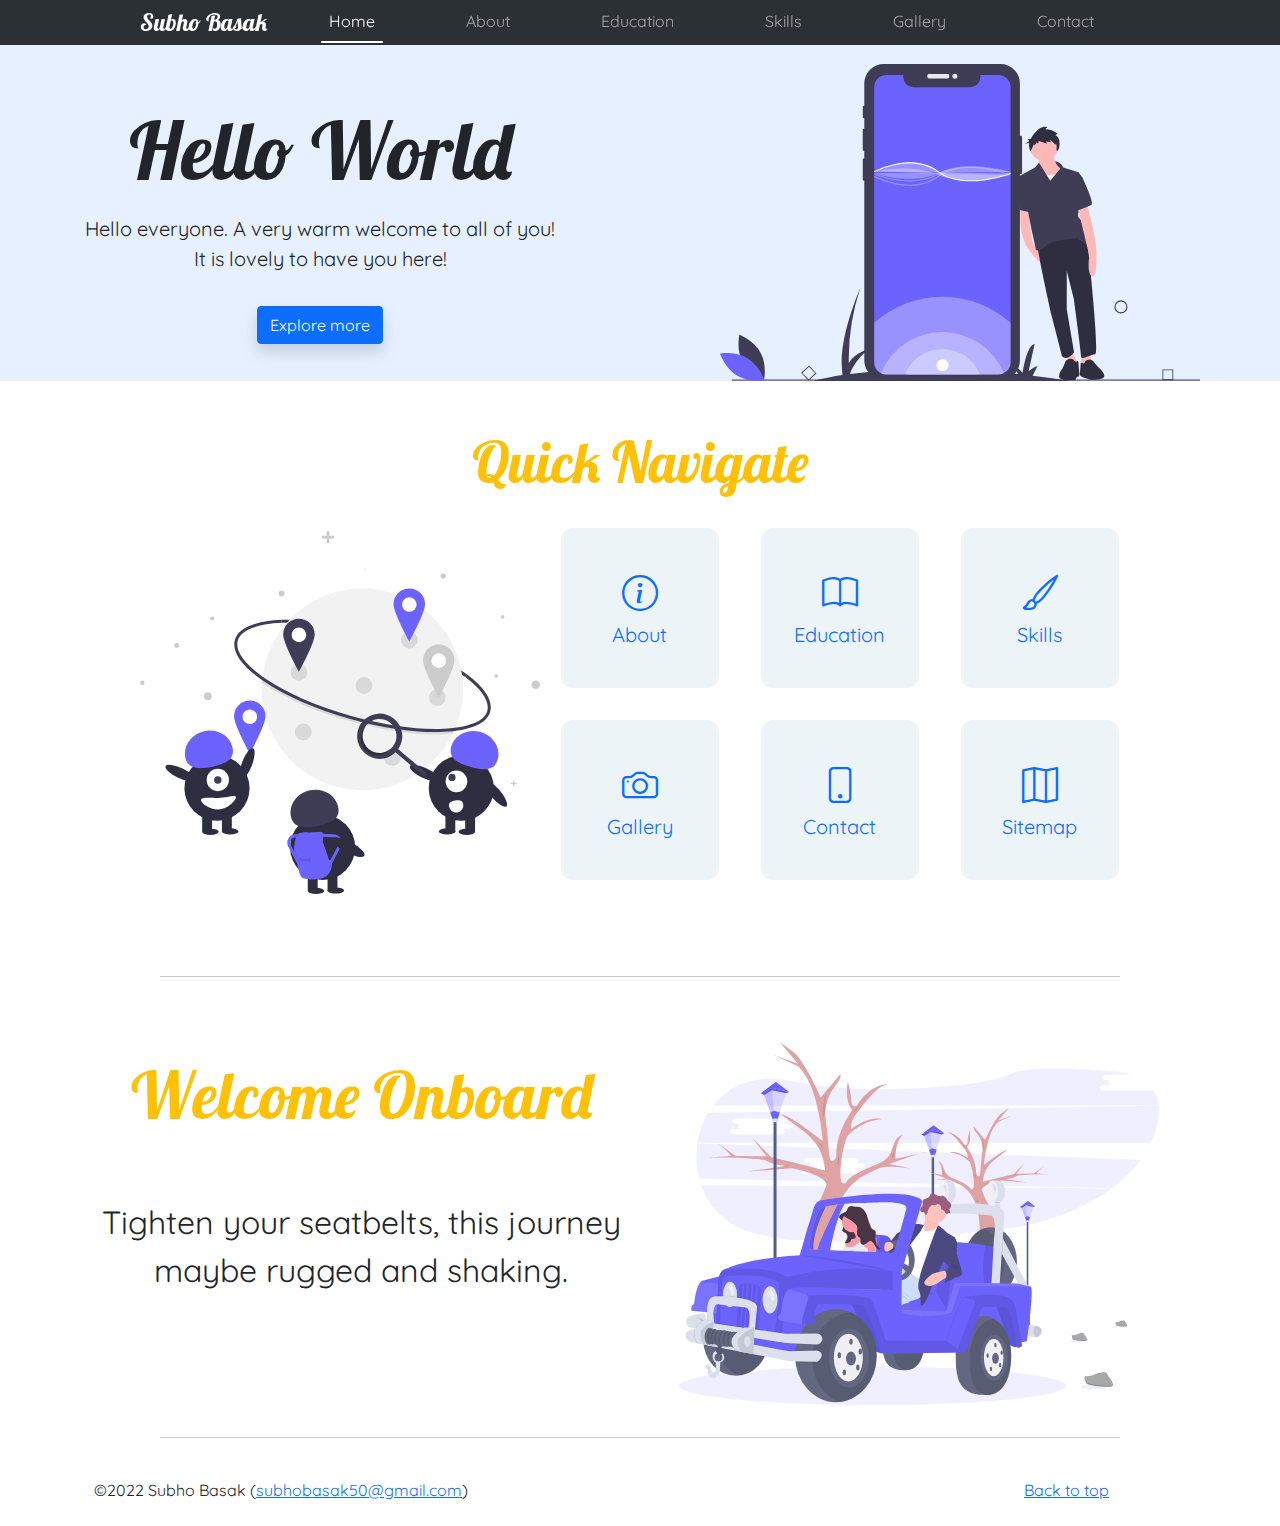
<file: index.html>
<!DOCTYPE html>
<html lang="en">
<head>
    <meta charset="UTF-8">
    <meta http-equiv="X-UA-Compatible" content="IE=edge">
    <meta name="viewport" content="width=device-width, initial-scale=1.0">
    <meta name="theme-color" content="#212529" />
    <meta name="description"
        content="Subho Basak || Home || Index || Hello everyone. A very warm welcome to all of you! It is lovely to have you here!">
    <meta name="robots" content="index, follow">
    <meta name="keywords"
        content="Subho, Basak, Dhatrigram, Dr.Professor, Programmer, Coder, SKFGI, Website, Index, Homepage, Site, Page, Portfolio">
    <meta name="author" content="Subho Basak, subhobasak50@gmail.com">
    <title>Home | Subho Basak</title>

    <link rel="manifest" href="manifest.json" />
    <link rel="manifest" href="manifest.json" />
    <link rel="shortcut icon" href="images/favicon.ico" />
    <link href="css/bootstrap.min.css" rel="stylesheet" />
    <link href="css/style.css" rel="stylesheet" />

    <link rel="canonical" href="https://subhobasak.github.io/SubhoBasak/" />

    <!-- Global site tag (gtag.js) - Google Analytics -->
    <script async src="https://www.googletagmanager.com/gtag/js?id=G-83SDRFN1PV"></script>
    <script>
        window.dataLayer = window.dataLayer || [];
        function gtag() { dataLayer.push(arguments); }
        gtag('js', new Date());

        gtag('config', 'G-83SDRFN1PV');
    </script>
</head>
<body>
    <!-- navbar -->
    <nav class="navbar fixed-top navbar-expand-md navbar-dark bg-dark py-0 px-3">
        <div class="container d-flex">
            <a class="navbar-brand" href="/SubhoBasak">Subho Basak</a>
            <button class="navbar-toggler" type="button" data-bs-toggle="offcanvas" data-bs-target="#offcanvasExample"
                aria-controls="offcanvasExample">
                <i class="bi bi-grid"></i>
            </button>
            <div class="collapse navbar-collapse">
                <ul class="navbar-nav flex-grow-1 d-flex justify-content-around">
                    <li class="nav-item">
                        <a class="nav-link active" aria-current="page" href="/SubhoBasak">Home</a>
                    </li>
                    <li class="nav-item">
                        <a class="nav-link" href="about.html">About</a>
                    </li>
                    <li class="nav-item">
                        <a class="nav-link" href="education.html">Education</a>
                    </li>
                    <li class="nav-item">
                        <a class="nav-link" href="skills.html">Skills</a>
                    </li>
                    <li class="nav-item">
                        <a class="nav-link" href="gallery.html">Gallery</a>
                    </li>
                    <li class="nav-item">
                        <a class="nav-link" href="contact.html">Contact</a>
                    </li>
                </ul>
            </div>
        </div>
    </nav>
    <!-- end navbar -->
    
    <!-- offcanvas -->
    <div class="offcanvas offcanvas-start w-75" tabindex="-1" id="offcanvasExample" aria-labelledby="offcanvasExampleLabel">
        <ul class="list-group list-group-flush">
            <li class="list-group-item">
                <a class="nav-link active" href="/SubhoBasak"><i class="bi bi-house me-2"></i>Home</a>
            </li>
            <li class="list-group-item">
                <a class="nav-link" href="about.html"><i class="bi bi-info-circle me-2"></i>About</a>
            </li>
            <li class="list-group-item">
                <a class="nav-link" href="education.html"><i class="bi bi-book me-2"></i>Education</a>
            </li>
            <li class="list-group-item">
                <a class="nav-link" href="skills.html"><i class="bi bi-brush me-2"></i>Skills</a>
            </li>
            <li class="list-group-item">
                <a class="nav-link" href="gallery.html"><i class="bi bi-camera me-2"></i>Gallery</a>
            </li>
            <li class="list-group-item">
                <a class="nav-link" href="contact.html"><i class="bi bi-phone me-2"></i>Contact</a>
            </li>
        </ul>
    </div>
    <!-- end offcanvas -->

    <!-- top banner -->
    <div class="row w-100 m-0 p-0 pt-5 bg-primary top-bg">
        <div class="mt-3 col-lg-6 col-md-6 col-sm-12 m-0 p-0 d-flex justify-content-center align-items-center flex-column">
            <h1 class="display-1 mt-3 mb-0">Hello World</h1>
            <p class="w-75 text-center fs-5 mt-3">Hello everyone. A very warm welcome to all of you! It is lovely to have you here!</p>
            <a href="about.html" class="btn btn-primary my-3 shadow">Explore more</a>
        </div>
        <div class="mt-3 col-lg-6 col-md-6 col-sm-12 m-0 p-0 d-flex justify-content-around align-items-center">
            <img src="svgs/welcome.svg" class="top-img" />
        </div>
    </div>
    <!-- end top banner -->

    <!-- quick navigate -->
    <h2 class="w-100 text-center display-4 mb-3 mt-5 text-warning">Quick Navigate</h2>
    <div class="shortcut-container py-3">
        <img src="svgs/direction.svg" class="shortcut-img mb-3" alt="shortcuts" />
        <div class="row w-100 m-0 p-0">
            <div class="col-lg-4 col-md-6 col-sm-12 d-flex flex-column justify-content-center align-items-center">
                <a data-bs-toggle="tooltip" data-bs-placement="top" title="❤️About myself. My likes and dislikes, my goals and achivements. 😁"
                 class="short-cut-link d-flex flex-column justify-content-center align-items-center" href="about.html">
                    <i class="bi bi-info-circle"></i>
                    About
                </a>
            </div>
            <div class="col-lg-4 col-md-6 col-sm-12 d-flex flex-column justify-content-center align-items-center">
                <a data-bs-toggle="tooltip" data-bs-placement="top" title="🧡My educational and learning journey, academic and also non-academic. 😄"
                 class="short-cut-link d-flex flex-column justify-content-center align-items-center" href="education.html">
                    <i class="bi bi-book"></i>
                    Education
                </a>
            </div>
            <div class="col-lg-4 col-md-6 col-sm-12 d-flex flex-column justify-content-center align-items-center">
                <a data-bs-toggle="tooltip" data-bs-placement="top" title="💛All the skill that define and shape me, give me an unique identity. 😋"
                 class="short-cut-link d-flex flex-column justify-content-center align-items-center" href="skills.html">
                    <i class="bi bi-brush"></i>
                    Skills
                </a>
            </div>
            <div class="col-lg-4 col-md-6 col-sm-12 d-flex flex-column justify-content-center align-items-center">
                <a data-bs-toggle="tooltip" data-bs-placement="top" title="💚My closest and sweet memories, my strength and also my spine. 🥰"
                 class="short-cut-link d-flex flex-column justify-content-center align-items-center" href="gallery.html">
                    <i class="bi bi-camera"></i>
                    Gallery
                </a>
            </div>
            <div class="col-lg-4 col-md-6 col-sm-12 d-flex flex-column justify-content-center align-items-center">
                <a data-bs-toggle="tooltip" data-bs-placement="top" title="💙Contact me on voice call or over email, hang out with me on social media and my address. 🤗"
                 class="short-cut-link d-flex flex-column justify-content-center align-items-center" href="contact.html">
                    <i class="bi bi-phone"></i>
                    Contact
                </a>
            </div>
            <div class="col-lg-4 col-md-6 col-sm-12 d-flex flex-column justify-content-center align-items-center">
                <a data-bs-toggle="tooltip" data-bs-placement="top" title="💜A complete roadmap of the website to help you from lost over there. 😉"
                 class="short-cut-link d-flex flex-column justify-content-center align-items-center" href="sitemap.html">
                    <i class="bi bi-map"></i>
                    Sitemap
                </a>
            </div>
        </div>
    </div>
    <!-- end quick navigate -->

    <hr class="w-75 mx-auto my-5" />

    <!-- onboard -->
    <div class="half-banner container py-3">
        <div class="row w-100 m-0 p-0">
            <div class="col-lg-6 col-md-6 col-sm-12 d-flex flex-column align-items-center">
                <h3 class="display-3 w-100 text-warning my-3 text-center">Welcome Onboard</h3>
                <p class="fs-2 text-center my-5">Tighten your seatbelts, this journey maybe rugged and shaking.</p>
            </div>
            <div class="col-lg-6 col-md-6 col-sm-12 d-flex justify-content-center">
                <img src="svgs/journey.svg" alt="welcome-onboard" />
            </div>
        </div>
    </div>
    <!-- end onboard -->

    <hr class="w-75 mx-auto" />

    <!-- footer -->
    <footer>
        <div class="container py-3">
            <div class="row w-100 m-0 p-0">
                <div class="col-lg-10 col-md-8 col-sm-12 py-2">
                    ©2022 Subho Basak (<a href="mailto:subhobasak50@gmail.com">subhobasak50@gmail.com</a>)
                </div>
                <div class="col-lg-2 col-md-4 col-sm-12 py-2">
                    <a href="#" id="back-to-top">Back to top</a>
                </div>
            </div>
        </div>
    </footer>
    <!-- end footer -->

    <script src="js/bootstrap.bundle.min.js"></script>
    <script src="js/script.js"></script>
    <script>
        if ('serviceWorker' in navigator) {
            window.addEventListener('load', function () {
                navigator.serviceWorker.register('serviceWorker.js').then(function (registration) {
                    console.log('Worker registration successful', registration.scope);
                }, function (err) {
                    console.log('Worker registration failed', err);
                }).catch(function (err) {
                    console.log(err);
                });
            });
        } else {
            console.log('Service Worker is not supported by browser.');
        }
    </script>
</body>
</html>
</file>
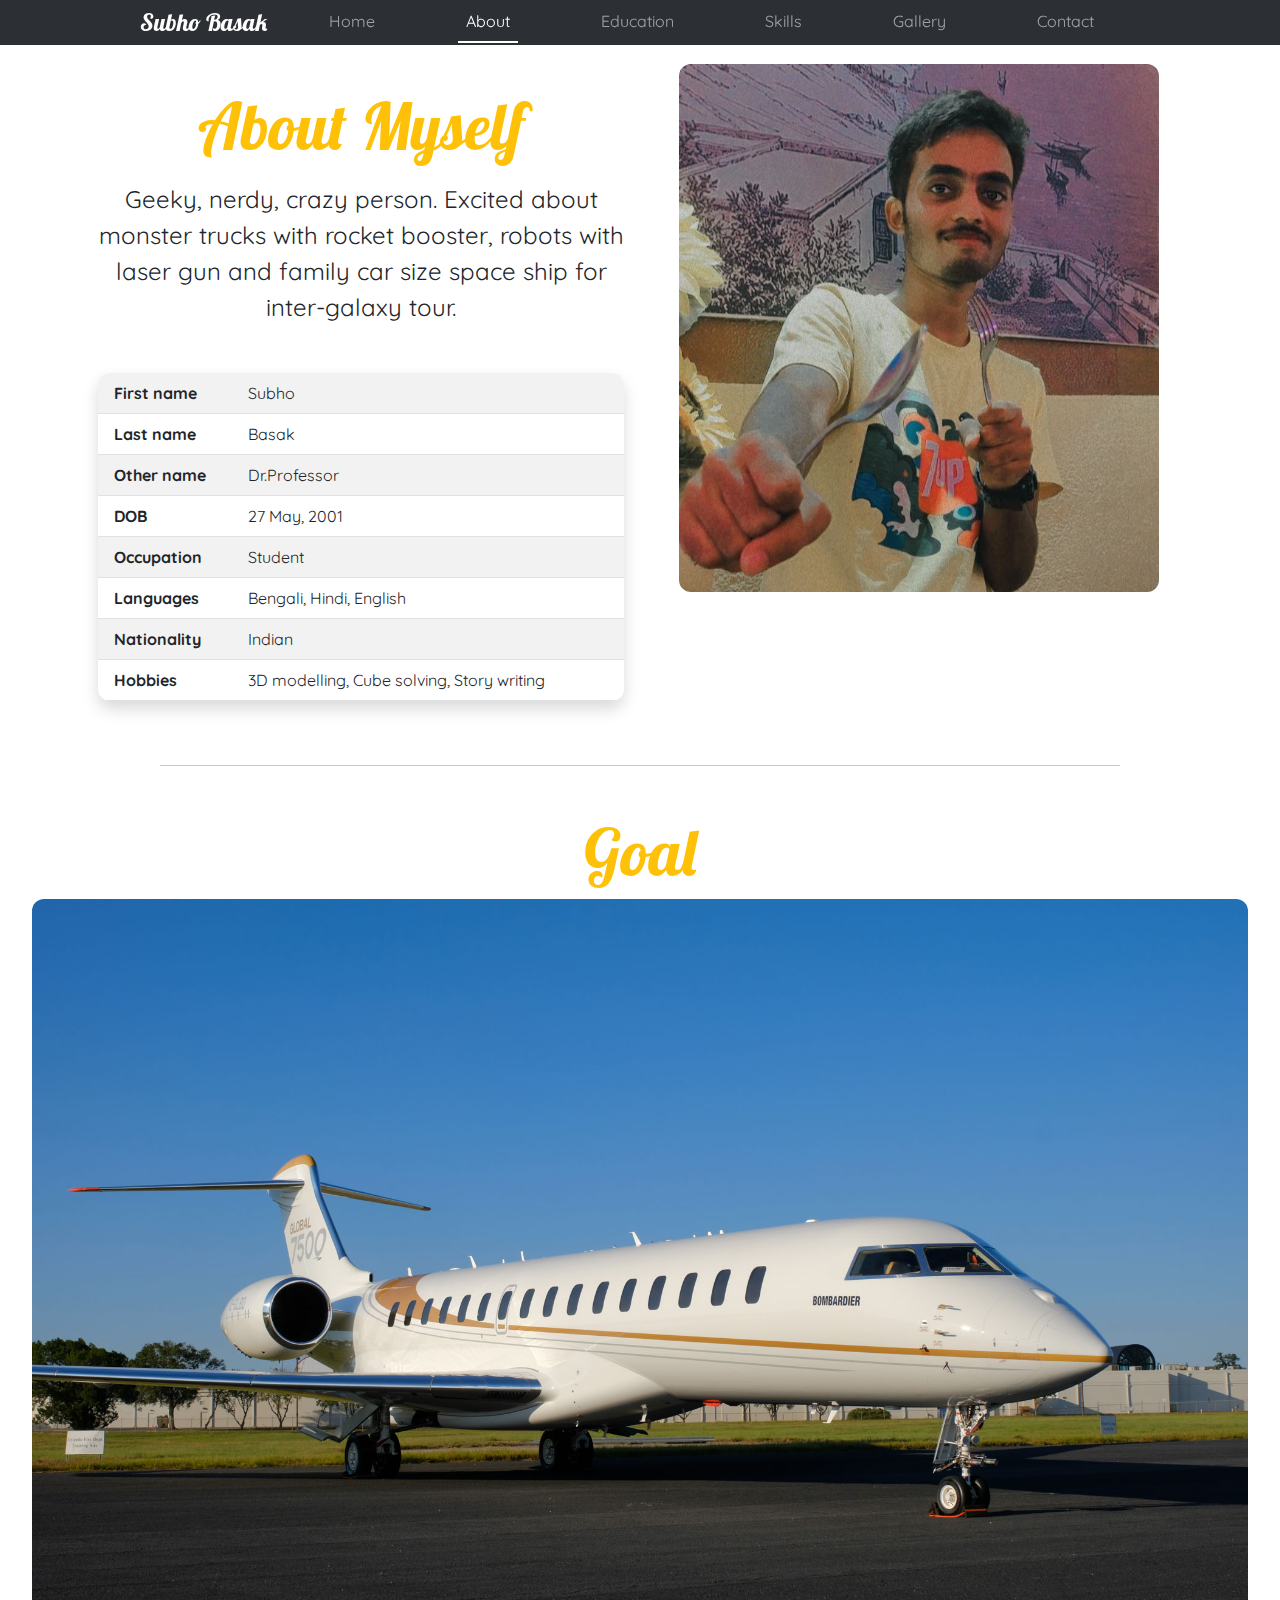
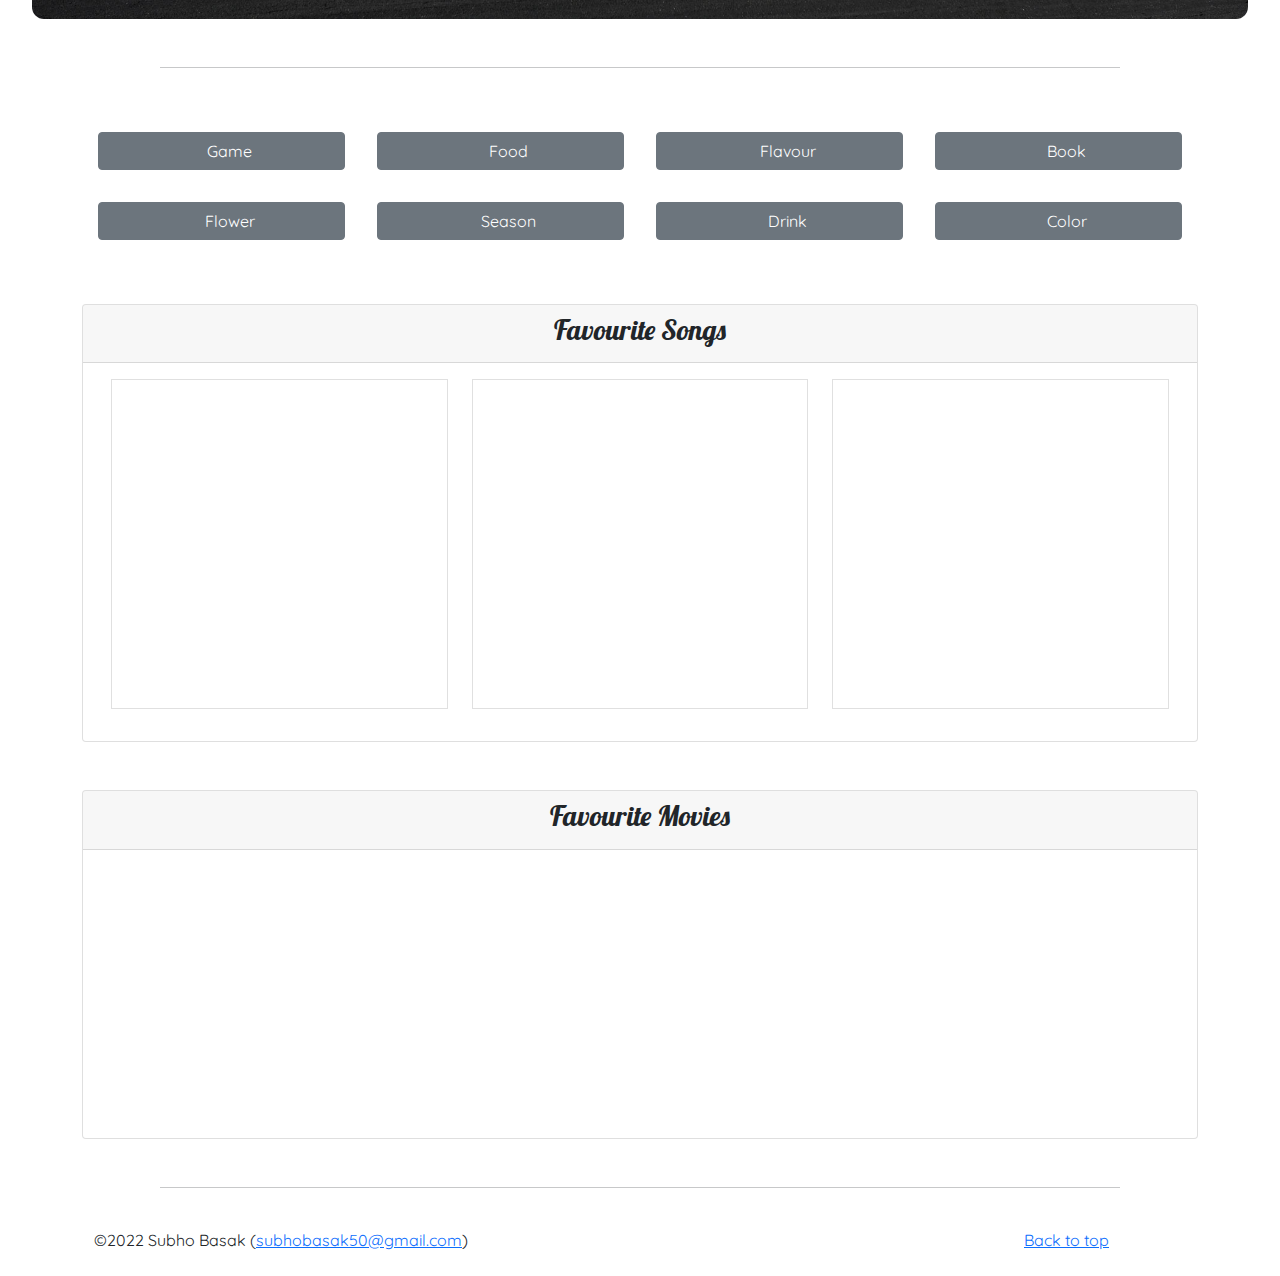
<file: about.html>
<!DOCTYPE html>
<html lang="en">

<head>
    <meta charset="UTF-8">
    <meta http-equiv="X-UA-Compatible" content="IE=edge">
    <meta name="viewport" content="width=device-width, initial-scale=1.0">
    <meta name="theme-color" content="#212529" />
    <meta name="description"
        content="Subho Basak || About || About myself. My likes and dislikes, my goals and achivements.">
    <meta name="robots" content="index, follow">
    <meta name="keywords"
        content="Subho, Basak, Dhatrigram, Dr.Professor, Programmer, Coder, SKFGI, About">
    <meta name="author" content="Subho Basak, subhobasak50@gmail.com">
    <title>About | Subho Basak</title>

    <link rel="manifest" href="manifest.json" />
    <link rel="shortcut icon" href="images/favicon.ico" />
    <link href="css/bootstrap.min.css" rel="stylesheet" />
    <link href="css/style.css" rel="stylesheet" />

    <!-- Global site tag (gtag.js) - Google Analytics -->
    <script async src="https://www.googletagmanager.com/gtag/js?id=G-83SDRFN1PV"></script>
    <script>
        window.dataLayer = window.dataLayer || [];
        function gtag() { dataLayer.push(arguments); }
        gtag('js', new Date());

        gtag('config', 'G-83SDRFN1PV');
    </script>
</head>

<body>
    <!-- navbar -->
    <nav class="navbar fixed-top navbar-expand-md navbar-dark bg-dark py-0 px-3">
        <div class="container d-flex">
            <a class="navbar-brand" href="/SubhoBasak">Subho Basak</a>
            <button class="navbar-toggler" type="button" data-bs-toggle="offcanvas" data-bs-target="#offcanvasExample"
                aria-controls="offcanvasExample">
                <i class="bi bi-grid"></i>
            </button>
            <div class="collapse navbar-collapse">
                <ul class="navbar-nav flex-grow-1 d-flex justify-content-around">
                    <li class="nav-item">
                        <a class="nav-link" aria-current="page" href="/SubhoBasak">Home</a>
                    </li>
                    <li class="nav-item">
                        <a class="nav-link active" href="about.html">About</a>
                    </li>
                    <li class="nav-item">
                        <a class="nav-link" href="education.html">Education</a>
                    </li>
                    <li class="nav-item">
                        <a class="nav-link" href="skills.html">Skills</a>
                    </li>
                    <li class="nav-item">
                        <a class="nav-link" href="gallery.html">Gallery</a>
                    </li>
                    <li class="nav-item">
                        <a class="nav-link" href="contact.html">Contact</a>
                    </li>
                </ul>
            </div>
        </div>
    </nav>
    <!-- end navbar -->

    <!-- offcanvas -->
    <div class="offcanvas offcanvas-start w-75" tabindex="-1" id="offcanvasExample"
        aria-labelledby="offcanvasExampleLabel">
        <ul class="list-group list-group-flush">
            <li class="list-group-item">
                <a class="nav-link" href="/SubhoBasak"><i class="bi bi-house me-2"></i>Home</a>
            </li>
            <li class="list-group-item">
                <a class="nav-link active" href="about.html"><i class="bi bi-info-circle me-2"></i>About</a>
            </li>
            <li class="list-group-item">
                <a class="nav-link" href="education.html"><i class="bi bi-book me-2"></i>Education</a>
            </li>
            <li class="list-group-item">
                <a class="nav-link" href="skills.html"><i class="bi bi-brush me-2"></i>Skills</a>
            </li>
            <li class="list-group-item">
                <a class="nav-link" href="gallery.html"><i class="bi bi-camera me-2"></i>Gallery</a>
            </li>
            <li class="list-group-item">
                <a class="nav-link" href="contact.html"><i class="bi bi-phone me-2"></i>Contact</a>
            </li>
        </ul>
    </div>
    <!-- end offcanvas -->

    <div class="half-banner container mt-5 py-3">
        <div class="row w-100 m-0 p-0">
            <div class="col-lg-6 col-md-6 p-3 col-sm-12 d-flex flex-column align-items-center">
                <h2 class="display-3 w-100 text-warning my-2 text-center">About Myself</h2>
                <p class="fs-4 text-center mt-2 mb-5">Geeky, nerdy, crazy person. Excited about monster trucks with rocket booster, robots with laser gun and family car size space ship for inter-galaxy tour.</p>
                <table class="w-100 table table-striped table-hover overflow-hidden shadow">
                    <tbody>
                        <tr>
                            <th scope="row" class="ps-3">First name</th>
                            <td>Subho</td>
                        </tr>
                        <tr>
                            <th scope="row" class="ps-3">Last name</th>
                            <td>Basak</td>
                        </tr>
                        <tr>
                            <th scope="row" class="ps-3">Other name</th>
                            <td>Dr.Professor</td>
                        </tr>
                        <tr>
                            <th scope="row" class="ps-3">DOB</th>
                            <td>27 May, 2001</td>
                        </tr>
                        <tr>
                            <th scope="row" class="ps-3">Occupation</th>
                            <td colspan="2">Student</td>
                        </tr>
                        <tr>
                            <th scope="row" class="ps-3">Languages</th>
                            <td>Bengali, Hindi, English</td>
                        </tr>
                        <tr>
                            <th scope="row" class="ps-3">Nationality</th>
                            <td colspan="2">Indian</td>
                        </tr>
                        <tr>
                            <th scope="row" class="ps-3">Hobbies</th>
                            <td colspan="2">3D modelling, Cube solving, Story writing</td>
                        </tr>
                    </tbody>
                </table>
            </div>
            <div class="col-lg-6 col-md-6 col-sm-12 d-flex justify-content-center">
                <img src="images/me.jpeg" alt="welcome-onboard" />
            </div>
        </div>
    </div>

    <hr class="w-75 mx-auto my-3" />

    <div class="d-flex flex-column align-items-center my-5">
        <h2 class="display-3 w-100 text-center text-warning">Goal</h2>
        <img class="full-img" src="images/goal.jpg" alt="goal" />
    </div>

    <hr class="w-75 mx-auto my-3" />

    <div class="container">
        <div class="row w-100 m-0 p-0 my-5">
            <div class="col-lg-3 col-md-6 col-sm-12 p-3">
                <button class="btn btn-secondary bg-opacity-100 w-100" type="button" data-bs-toggle="collapse"
                    data-bs-target="#fav1" aria-expanded="false" aria-controls="fav1">
                    <i class="bi bi-controller me-3"></i>Game
                </button>
                <div class="collapse" id="fav1">
                    <div class="card card-body">Badminton</div>
                </div>
            </div>
            <div class="col-lg-3 col-md-6 col-sm-12 p-3">
                <button class="btn btn-secondary bg-opacity-100 w-100" type="button" data-bs-toggle="collapse"
                    data-bs-target="#fav2" aria-expanded="false" aria-controls="fav2">
                    <i class="bi bi-egg me-3"></i>Food
                </button>
                <div class="collapse" id="fav2">
                    <div class="card card-body">Ice cream</div>
                </div>
            </div>
            <div class="col-lg-3 col-md-6 col-sm-12 p-3">
                <button class="btn btn-secondary bg-opacity-100 w-100" type="button" data-bs-toggle="collapse"
                    data-bs-target="#fav3" aria-expanded="false" aria-controls="fav3">
                    <i class="bi bi-droplet-half me-3"></i>Flavour
                </button>
                <div class="collapse" id="fav3">
                    <div class="card card-body">Choclate</div>
                </div>
            </div>
            <div class="col-lg-3 col-md-6 col-sm-12 p-3">
                <button class="btn btn-secondary bg-opacity-100 w-100" type="button" data-bs-toggle="collapse"
                    data-bs-target="#fav4" aria-expanded="false" aria-controls="fav4">
                    <i class="bi bi-book me-3"></i>Book
                </button>
                <div class="collapse" id="fav4">
                    <div class="card card-body">Rich Dad Poor Dad</div>
                </div>
            </div>
            <div class="col-lg-3 col-md-6 col-sm-12 p-3">
                <button class="btn btn-secondary bg-opacity-100 w-100" type="button" data-bs-toggle="collapse"
                    data-bs-target="#fav5" aria-expanded="false" aria-controls="fav5">
                    <i class="bi bi-flower2 me-3"></i>Flower
                </button>
                <div class="collapse" id="fav5">
                    <div class="card card-body">Tuberose</div>
                </div>
            </div>
            <div class="col-lg-3 col-md-6 col-sm-12 p-3">
                <button class="btn btn-secondary bg-opacity-100 w-100" type="button" data-bs-toggle="collapse"
                    data-bs-target="#fav6" aria-expanded="false" aria-controls="fav6">
                    <i class="bi bi-brightness-high me-3"></i>Season
                </button>
                <div class="collapse" id="fav6">
                    <div class="card card-body">Autumn</div>
                </div>
            </div>
            <div class="col-lg-3 col-md-6 col-sm-12 p-3">
                <button class="btn btn-secondary bg-opacity-100 w-100" type="button" data-bs-toggle="collapse"
                    data-bs-target="#fav7" aria-expanded="false" aria-controls="fav7">
                    <i class="bi bi-cup-straw me-3"></i>Drink
                </button>
                <div class="collapse" id="fav7">
                    <div class="card card-body">Coca Cola</div>
                </div>
            </div>
            <div class="col-lg-3 col-md-6 col-sm-12 p-3">
                <button class="btn btn-secondary bg-opacity-100 w-100" type="button" data-bs-toggle="collapse"
                    data-bs-target="#fav8" aria-expanded="false" aria-controls="fav8">
                    <i class="bi bi-palette me-3"></i>Color
                </button>
                <div class="collapse" id="fav8">
                    <div class="card card-body">Blue</div>
                </div>
            </div>
        </div>

        <div class="card mb-5">
            <div class="card-header">
                <h5 class="fs-3 w-100 text-center card-title">Favourite Songs</h5>
            </div>
            <div class="card-body">
                <div class="row w-100 m-0 p-0">
                    <div class="col-lg-4 col-md-6 col-sm-12 d-flex justify-content-center align-items-center mb-3">
                        <iframe id='AmazonMusicEmbedB092457Z5V'
                            src='https://music.amazon.in/embed/B092457Z5V/?id=4TuIpcjaCL&marketplaceId=A3K6Y4MI8GDYMT&musicTerritory=IN'
                            width='560' height='330' style='border:1px solid rgba(0, 0, 0, 0.12);max-width:500px'></iframe>
                    </div>
                    <div class="col-lg-4 col-md-6 col-sm-12 d-flex justify-content-center align-items-center mb-3">
                        <iframe id='AmazonMusicEmbedB075692HWC'
                            src='https://music.amazon.in/embed/B075692HWC/?id=mz9ZH6mX6f&marketplaceId=A3K6Y4MI8GDYMT&musicTerritory=IN'
                            width='560' height='330' style='border:1px solid rgba(0, 0, 0, 0.12);max-width:500px'></iframe>
                    </div>
                    <div class="col-lg-4 col-md-6 col-sm-12 d-flex justify-content-center align-items-center mb-3">
                        <iframe id='AmazonMusicEmbedB00R1YCKWO'
                            src='https://music.amazon.in/embed/B00R1YCKWO/?id=2Fk5HpZ2rV&marketplaceId=A3K6Y4MI8GDYMT&musicTerritory=IN'
                            width='560' height='330' style='border:1px solid rgba(0, 0, 0, 0.12);max-width:500px'></iframe>
                    </div>
                </div>
            </div>
        </div>
        <div class="card mb-5">
            <div class="card-header">
                <h5 class="fs-3 w-100 text-center card-title">Favourite Movies</h5>
            </div>
            <div class="card-body">
                <div class="row w-100 m-0 p-0">
                    <div class="col-lg-4 col-md-6 col-sm-12 d-flex justify-content-center align-items-center mb-3">
                        <iframe width="560" height="240" src="https://www.youtube.com/embed/K5DtNdLlIvU" title="YouTube video player"
                            frameborder="0" allow="accelerometer; autoplay; clipboard-write; encrypted-media; gyroscope; picture-in-picture"
                            allowfullscreen></iframe>
                    </div>
                    <div class="col-lg-4 col-md-6 col-sm-12 d-flex justify-content-center align-items-center mb-3">
                        <iframe width="560" height="240" src="https://www.youtube.com/embed/e2eaXjb7LQ8" title="YouTube video player"
                            frameborder="0" allow="accelerometer; autoplay; clipboard-write; encrypted-media; gyroscope; picture-in-picture"
                            allowfullscreen></iframe>
                    </div>
                    <div class="col-lg-4 col-md-6 col-sm-12 d-flex justify-content-center align-items-center mb-3">
                        <iframe width="560" height="240" src="https://www.youtube.com/embed/MQ0YOiH_NGY" title="YouTube video player"
                            frameborder="0" allow="accelerometer; autoplay; clipboard-write; encrypted-media; gyroscope; picture-in-picture"
                            allowfullscreen></iframe>
                    </div>
                </div>
            </div>
        </div>
    </div>

    <hr class="w-75 mx-auto my-3" />

    <!-- footer -->
    <footer>
        <div class="container py-3">
            <div class="row w-100 m-0 p-0">
                <div class="col-lg-10 col-md-8 col-sm-12 py-2">
                    ©2022 Subho Basak (<a href="mailto:subhobasak50@gmail.com">subhobasak50@gmail.com</a>)
                </div>
                <div class="col-lg-2 col-md-4 col-sm-12 py-2">
                    <a href="#" id="back-to-top">Back to top</a>
                </div>
            </div>
        </div>
    </footer>
    <!-- end footer -->

    <script src="js/bootstrap.bundle.min.js"></script>
    <script src="js/script.js"></script>
    <script>
        if ('serviceWorker' in navigator) {
            window.addEventListener('load', function () {
                navigator.serviceWorker.register('serviceWorker.js').then(function (registration) {
                    console.log('Worker registration successful', registration.scope);
                }, function (err) {
                    console.log('Worker registration failed', err);
                }).catch(function (err) {
                    console.log(err);
                });
            });
        } else {
            console.log('Service Worker is not supported by browser.');
        }
    </script>
</body>

</html>
</file>
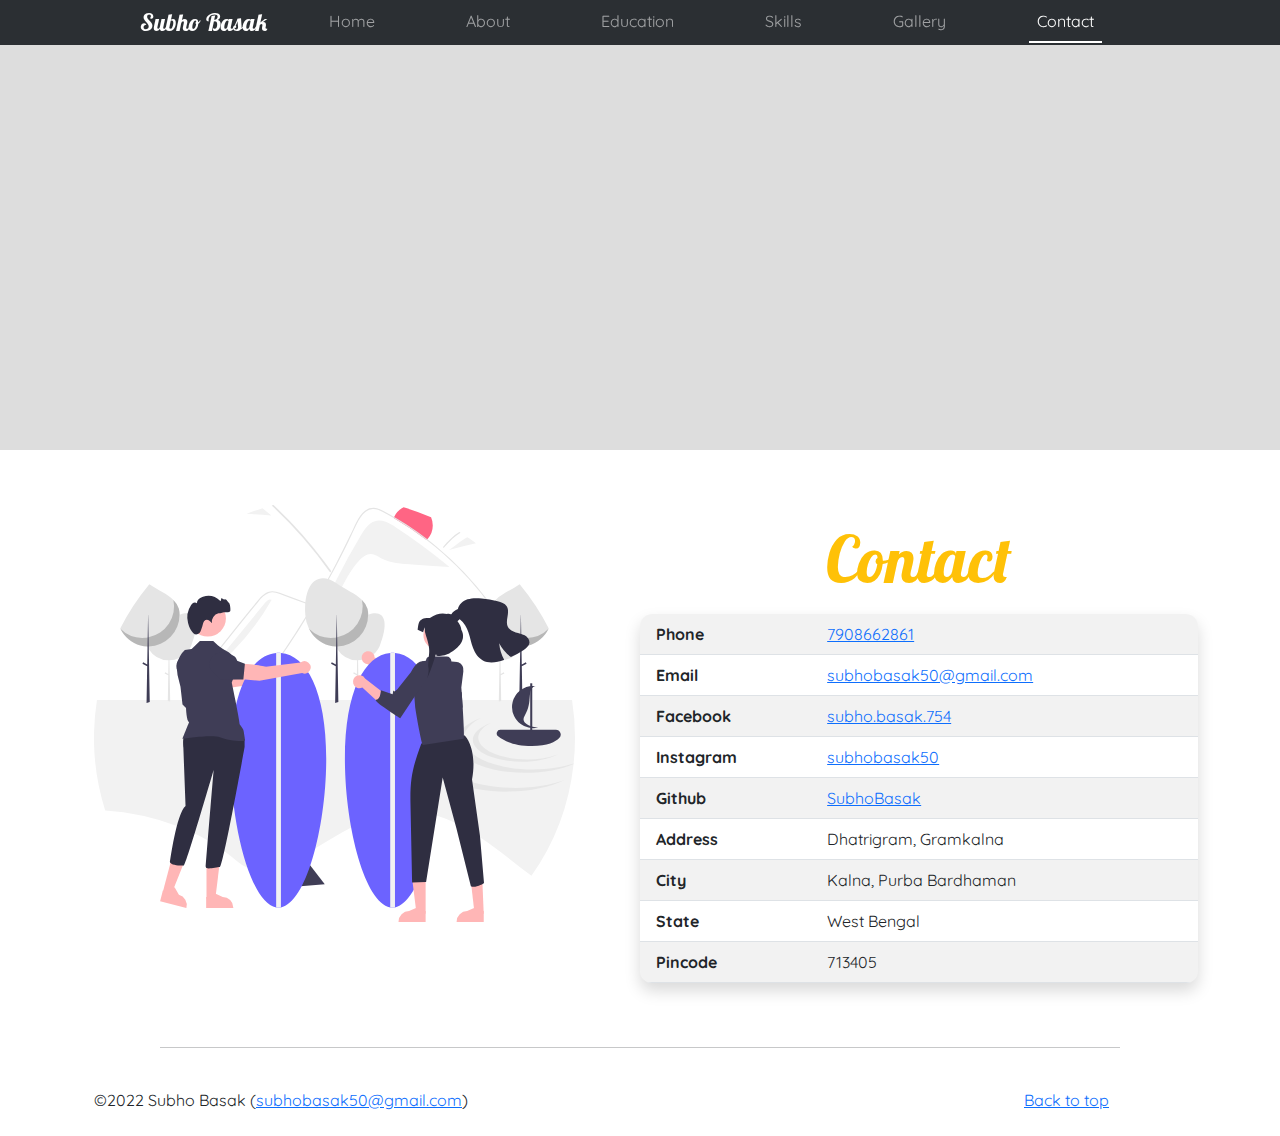
<file: contact.html>
<!DOCTYPE html>
<html lang="en">

<head>
    <meta charset="UTF-8">
    <meta http-equiv="X-UA-Compatible" content="IE=edge">
    <meta name="viewport" content="width=device-width, initial-scale=1.0">
    <meta name="theme-color" content="#212529" />
    <meta name="description"
        content="Subho Basak || Contact || Contact me on voice call or over email, hang out with me on social media and my address.">
    <meta name="robots" content="index, follow">
    <meta name="keywords" content="Subho, Basak, Dhatrigram, Dr.Professor, Programmer, Coder, SKFGI, Contact, Email, Facebook, Phone, Address">
    <meta name="author" content="Subho Basak, subhobasak50@gmail.com">
    <title>Contact | Subho Basak</title>

    <link rel="manifest" href="manifest.json" />
    <link rel="shortcut icon" href="images/favicon.ico" />
    <link href="css/bootstrap.min.css" rel="stylesheet" />
    <link href="css/style.css" rel="stylesheet" />

    <!-- Global site tag (gtag.js) - Google Analytics -->
    <script async src="https://www.googletagmanager.com/gtag/js?id=G-83SDRFN1PV"></script>
    <script>
        window.dataLayer = window.dataLayer || [];
        function gtag() { dataLayer.push(arguments); }
        gtag('js', new Date());

        gtag('config', 'G-83SDRFN1PV');
    </script>
</head>

<body>
    <!-- navbar -->
    <nav class="navbar fixed-top navbar-expand-md navbar-dark bg-dark py-0 px-3">
        <div class="container d-flex">
            <a class="navbar-brand" href="/SubhoBasak">Subho Basak</a>
            <button class="navbar-toggler" type="button" data-bs-toggle="offcanvas" data-bs-target="#offcanvasExample"
                aria-controls="offcanvasExample">
                <i class="bi bi-grid"></i>
            </button>
            <div class="collapse navbar-collapse">
                <ul class="navbar-nav flex-grow-1 d-flex justify-content-around">
                    <li class="nav-item">
                        <a class="nav-link" aria-current="page" href="/SubhoBasak">Home</a>
                    </li>
                    <li class="nav-item">
                        <a class="nav-link" href="about.html">About</a>
                    </li>
                    <li class="nav-item">
                        <a class="nav-link" href="education.html">Education</a>
                    </li>
                    <li class="nav-item">
                        <a class="nav-link" href="skills.html">Skills</a>
                    </li>
                    <li class="nav-item">
                        <a class="nav-link" href="gallery.html">Gallery</a>
                    </li>
                    <li class="nav-item">
                        <a class="nav-link active" href="contact.html">Contact</a>
                    </li>
                </ul>
            </div>
        </div>
    </nav>
    <!-- end navbar -->

    <!-- offcanvas -->
    <div class="offcanvas offcanvas-start w-75" tabindex="-1" id="offcanvasExample"
        aria-labelledby="offcanvasExampleLabel">
        <ul class="list-group list-group-flush">
            <li class="list-group-item">
                <a class="nav-link" href="/SubhoBasak"><i class="bi bi-house me-2"></i>Home</a>
            </li>
            <li class="list-group-item">
                <a class="nav-link" href="about.html"><i class="bi bi-info-circle me-2"></i>About</a>
            </li>
            <li class="list-group-item">
                <a class="nav-link" href="education.html"><i class="bi bi-book me-2"></i>Education</a>
            </li>
            <li class="list-group-item">
                <a class="nav-link" href="skills.html"><i class="bi bi-brush me-2"></i>Skills</a>
            </li>
            <li class="list-group-item">
                <a class="nav-link" href="gallery.html"><i class="bi bi-camera me-2"></i>Gallery</a>
            </li>
            <li class="list-group-item">
                <a class="nav-link active" href="contact.html"><i class="bi bi-phone me-2"></i>Contact</a>
            </li>
        </ul>
    </div>
    <!-- end offcanvas -->

    <iframe
        src="https://www.google.com/maps/embed?pb=!1m18!1m12!1m3!1d9809.06692789536!2d88.32402295308309!3d23.27044738604292!2m3!1f0!2f0!3f0!3m2!1i1024!2i768!4f13.1!3m3!1m2!1s0x39f8fb54946eff53%3A0xfe56d634216442f0!2zMjPCsDE2JzI0LjUiTiA4OMKwMTknMjAuOSJF!5e0!3m2!1sen!2sin!4v1642255333467!5m2!1sen!2sin"
        width="100%" height="450" style="border:0; background-color: #ddd;" allowfullscreen="" loading="lazy"></iframe>
    
    <div class="container py-5">
        <div class="row half-banner w-100 m-0 p-0">
            <div class="col-lg-6 col-md-6 col-sm-12">
                <img src="svgs/contact.svg" alt="contact" />
            </div>
            <div class="col-lg-6 col-md-6 col-sm-12 p-0">
                <h2 class="display-3 w-100 text-center text-warning my-3">Contact</h2>
                <table class="w-100 table table-striped table-hover overflow-hidden shadow m-0">
                    <tbody>
                        <tr>
                            <th scope="row" class="ps-2 text-nowrap"><i class="bi bi-phone me-2"></i>Phone</th>
                            <td><a href="tel:7908662861">7908662861</a></td>
                        </tr>
                        <tr>
                            <th scope="row" class="ps-2 text-nowrap"><i class="bi bi-envelope me-2"></i>Email</th>
                            <td><a href="mailto:subhobasak50@gmail.com">subhobasak50@gmail.com</a></td>
                        </tr>
                        <tr>
                            <th scope="row" class="ps-2 text-nowrap"><i class="bi bi-facebook me-2"></i>Facebook</th>
                            <td><a href="https://www.facebook.com/subho.basak.754" target="_blank" rel="noopener noreferrer">subho.basak.754</a></td>
                        </tr>
                        <tr>
                            <th scope="row" class="ps-2 text-nowrap"><i class="bi bi-instagram me-2"></i>Instagram</th>
                            <td><a href="https://www.instagram.com/subhobasak50/" target="_blank" rel="noopener noreferrer">subhobasak50</a></td>
                        </tr>
                        <tr>
                            <th scope="row" class="ps-2 text-nowrap"><i class="bi bi-github me-2"></i>Github</th>
                            <td><a href="https://github.com/SubhoBasak" target="_blank" rel="noopener noreferrer">SubhoBasak</a></td>
                        </tr>
                        <tr>
                            <th scope="row" class="ps-2 text-nowrap"><i class="bi bi-compass me-2"></i>Address</th>
                            <td>Dhatrigram, Gramkalna</td>
                        </tr>
                        <tr>
                            <th scope="row" class="ps-2 text-nowrap"><i class="bi bi-geo-alt me-2"></i>City</th>
                            <td colspan="2">Kalna, Purba Bardhaman</td>
                        </tr>
                        <tr>
                            <th scope="row" class="ps-2 text-nowrap"><i class="bi bi-map me-2"></i>State</th>
                            <td colspan="2">West Bengal</td>
                        </tr>
                        <tr>
                            <th scope="row" class="ps-2 text-nowrap"><i class="bi bi-geo me-2"></i>Pincode</th>
                            <td colspan="2">713405</td>
                        </tr>
                    </tbody>
                </table>
            </div>
        </div>
    </div>

    <hr class="w-75 mx-auto my-3" />

    <!-- footer -->
    <footer>
        <div class="container py-3">
            <div class="row w-100 m-0 p-0">
                <div class="col-lg-10 col-md-8 col-sm-12 py-2">
                    ©2022 Subho Basak (<a href="mailto:subhobasak50@gmail.com">subhobasak50@gmail.com</a>)
                </div>
                <div class="col-lg-2 col-md-4 col-sm-12 py-2">
                    <a href="#" id="back-to-top">Back to top</a>
                </div>
            </div>
        </div>
    </footer>
    <!-- end footer -->

    <script src="js/bootstrap.bundle.min.js"></script>
    <script src="js/script.js"></script>
    <script>
        if ('serviceWorker' in navigator) {
            window.addEventListener('load', function () {
                navigator.serviceWorker.register('serviceWorker.js').then(function (registration) {
                    console.log('Worker registration successful', registration.scope);
                }, function (err) {
                    console.log('Worker registration failed', err);
                }).catch(function (err) {
                    console.log(err);
                });
            });
        } else {
            console.log('Service Worker is not supported by browser.');
        }
    </script>
</body>

</html>
</file>
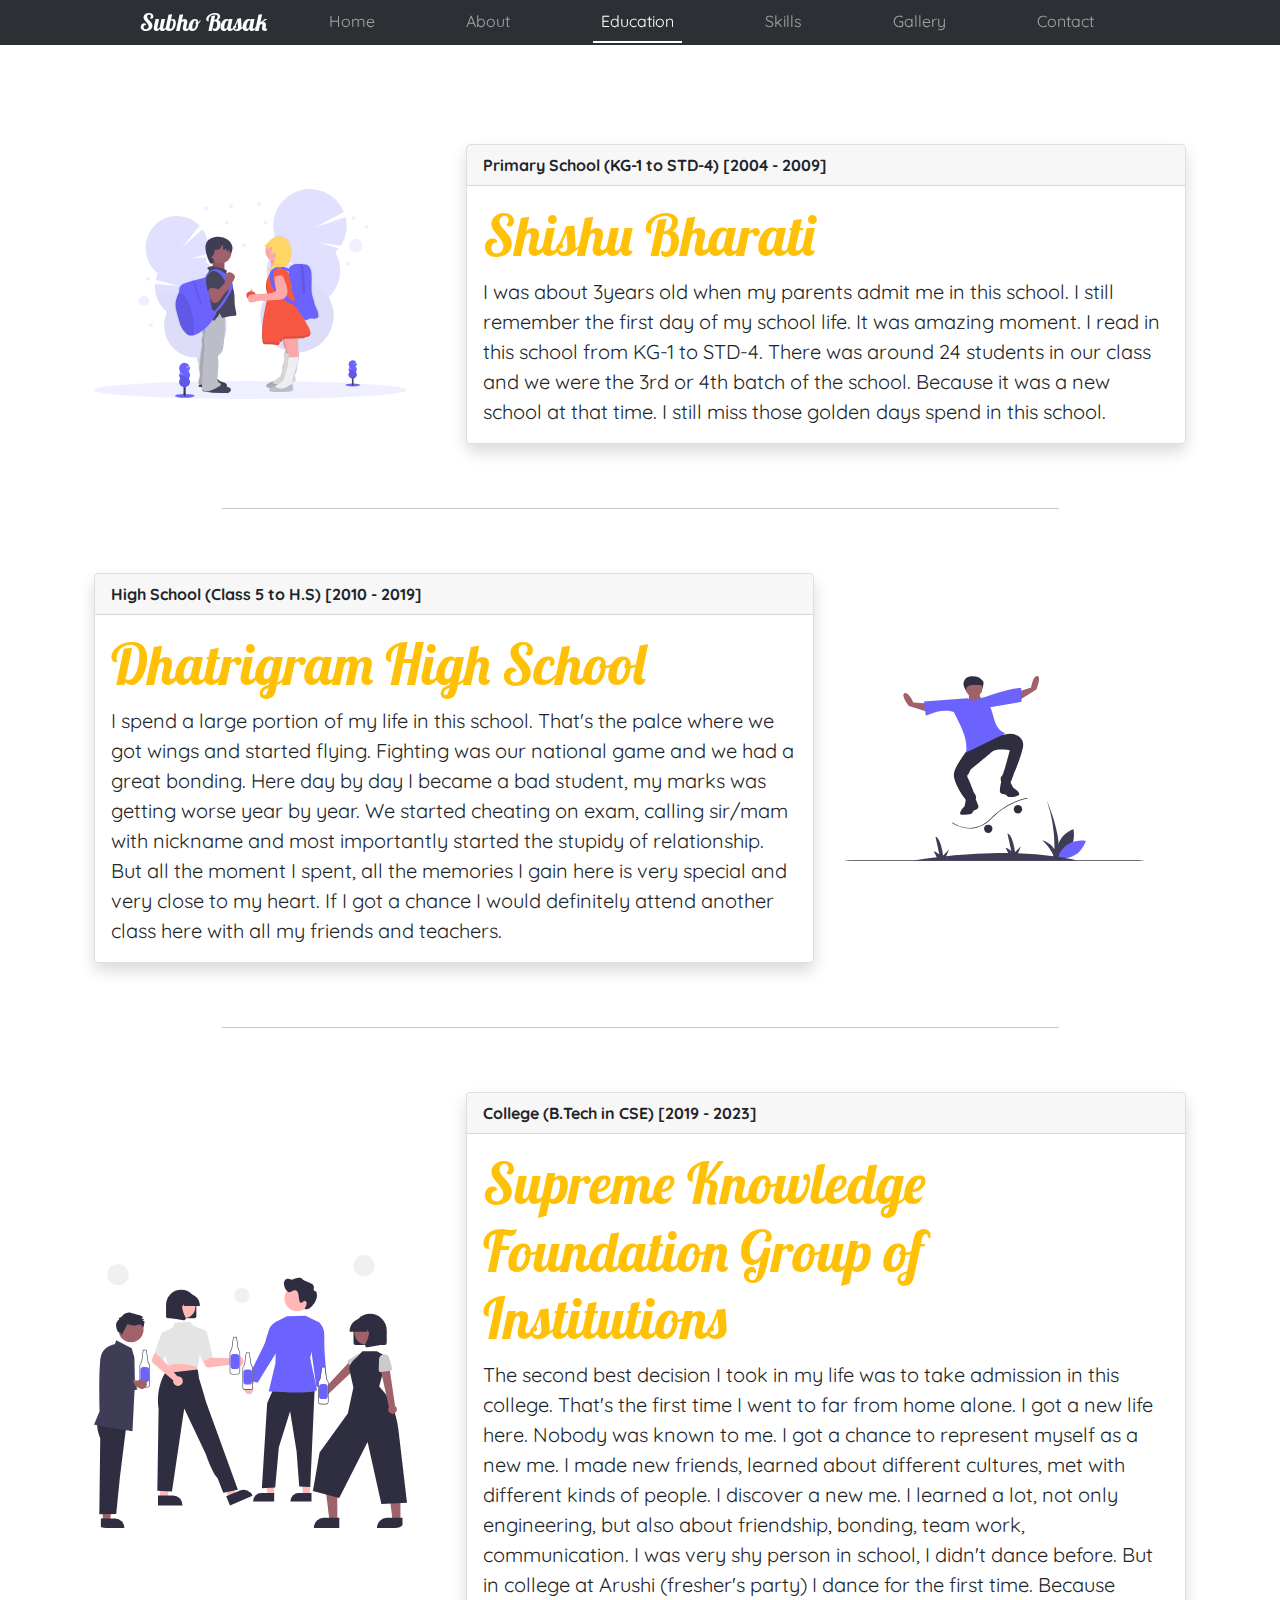
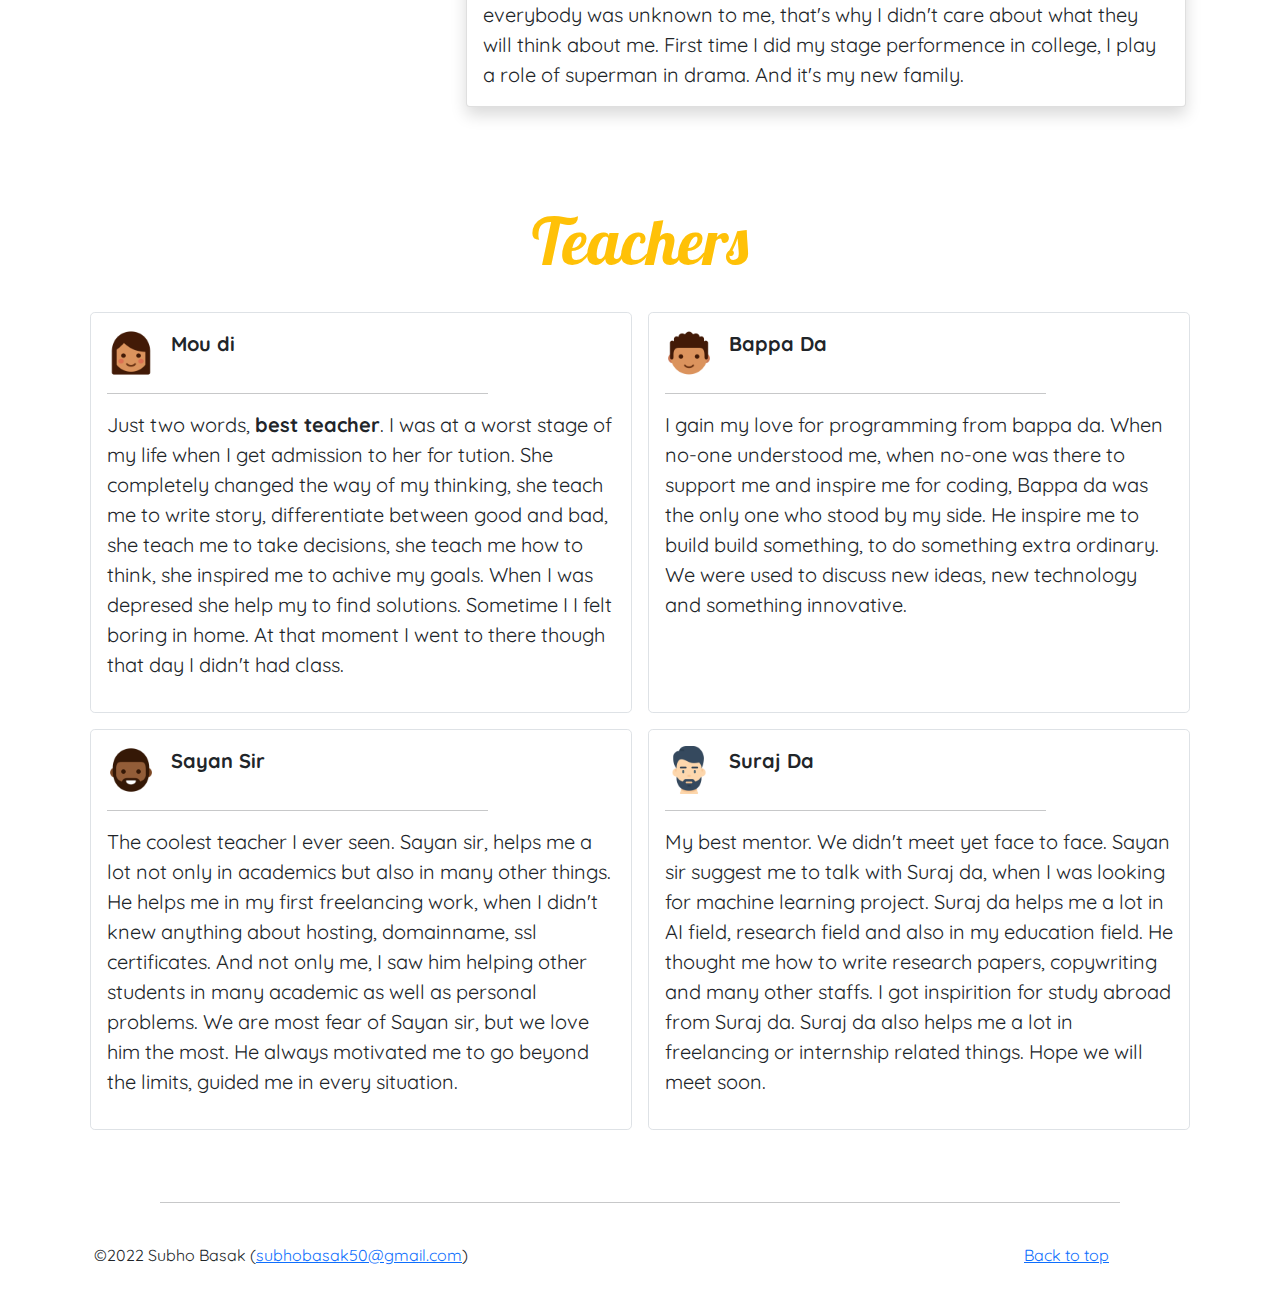
<file: education.html>
<!DOCTYPE html>
<html lang="en">

<head>
    <meta charset="UTF-8">
    <meta http-equiv="X-UA-Compatible" content="IE=edge">
    <meta name="viewport" content="width=device-width, initial-scale=1.0">
    <meta name="theme-color" content="#212529" />
    <meta name="description"
        content="Subho Basak || Education || My educational and learning journey, academic and also non-academic.">
    <meta name="robots" content="index, follow">
    <meta name="keywords" content="Subho, Basak, Dhatrigram, Dr.Professor, Programmer, Coder, SKFGI, Education, School, College, Qualification, Degree, Academics">
    <meta name="author" content="Subho Basak, subhobasak50@gmail.com">
    <title>Education | Subho Basak</title>

    <link rel="manifest" href="manifest.json" />
    <link rel="shortcut icon" href="images/favicon.ico" />
    <link href="css/bootstrap.min.css" rel="stylesheet" />
    <link href="css/style.css" rel="stylesheet" />

    <!-- Global site tag (gtag.js) - Google Analytics -->
    <script async src="https://www.googletagmanager.com/gtag/js?id=G-83SDRFN1PV"></script>
    <script>
        window.dataLayer = window.dataLayer || [];
        function gtag() { dataLayer.push(arguments); }
        gtag('js', new Date());

        gtag('config', 'G-83SDRFN1PV');
    </script>
</head>

<body>
    <!-- navbar -->
    <nav class="navbar fixed-top navbar-expand-md navbar-dark bg-dark py-0 px-3">
        <div class="container d-flex">
            <a class="navbar-brand" href="/SubhoBasak">Subho Basak</a>
            <button class="navbar-toggler" type="button" data-bs-toggle="offcanvas" data-bs-target="#offcanvasExample"
                aria-controls="offcanvasExample">
                <i class="bi bi-grid"></i>
            </button>
            <div class="collapse navbar-collapse">
                <ul class="navbar-nav flex-grow-1 d-flex justify-content-around">
                    <li class="nav-item">
                        <a class="nav-link" aria-current="page" href="/SubhoBasak">Home</a>
                    </li>
                    <li class="nav-item">
                        <a class="nav-link" href="about.html">About</a>
                    </li>
                    <li class="nav-item">
                        <a class="nav-link active" href="education.html">Education</a>
                    </li>
                    <li class="nav-item">
                        <a class="nav-link" href="skills.html">Skills</a>
                    </li>
                    <li class="nav-item">
                        <a class="nav-link" href="gallery.html">Gallery</a>
                    </li>
                    <li class="nav-item">
                        <a class="nav-link" href="contact.html">Contact</a>
                    </li>
                </ul>
            </div>
        </div>
    </nav>
    <!-- end navbar -->

    <!-- offcanvas -->
    <div class="offcanvas offcanvas-start w-75" tabindex="-1" id="offcanvasExample"
        aria-labelledby="offcanvasExampleLabel">
        <ul class="list-group list-group-flush">
            <li class="list-group-item">
                <a class="nav-link" href="/SubhoBasak"><i class="bi bi-house me-2"></i>Home</a>
            </li>
            <li class="list-group-item">
                <a class="nav-link" href="about.html"><i class="bi bi-info-circle me-2"></i>About</a>
            </li>
            <li class="list-group-item">
                <a class="nav-link active" href="education.html"><i class="bi bi-book me-2"></i>Education</a>
            </li>
            <li class="list-group-item">
                <a class="nav-link" href="skills.html"><i class="bi bi-brush me-2"></i>Skills</a>
            </li>
            <li class="list-group-item">
                <a class="nav-link" href="gallery.html"><i class="bi bi-camera me-2"></i>Gallery</a>
            </li>
            <li class="list-group-item">
                <a class="nav-link" href="contact.html"><i class="bi bi-phone me-2"></i>Contact</a>
            </li>
        </ul>
    </div>
    <!-- end offcanvas -->

    <div class="container mt-5 py-5">
        <div class="row w-100 m-0 p-0">
            <div class="col-lg-4 col-md-12 col-sm-12 half-banner d-flex align-items-center">
                <img src="svgs/school.svg" alt="school" />
            </div>
            <div class="col-lg-8 col-md-12 col-sm-12">
                <div class="card shadow rounded rounded-3 my-5">
                    <div class="card-header fw-bold">
                        Primary School (KG-1 to STD-4) [2004 - 2009]
                    </div>
                    <div class="card-body">
                        <h5 class="display-4 card-title text-warning">Shishu Bharati</h5>
                        <p class="card-text fs-5">I was about 3years old when my parents admit me in this school.
                            I still remember the first day of my school life. It was amazing moment. I read in this
                            school from KG-1 to STD-4. There was around 24 students in our class and we were the
                            3rd or 4th batch of the school. Because it was a new school at that time. I still miss
                            those golden days spend in this school.</p>
                    </div>
                </div>
            </div>
        </div>

        <hr class="w-75 mx-auto" />

        <div class="row w-100 m-0 p-0">
            <div class="col-lg-8 col-md-12 col-sm-12 order-2 order-sm-1">
                <div class="card shadow rounded rounded-3 my-5">
                    <div class="card-header fw-bold">
                        High School (Class 5 to H.S) [2010 - 2019]
                    </div>
                    <div class="card-body">
                        <h5 class="display-4 card-title text-warning">Dhatrigram High School</h5>
                        <p class="card-text fs-5">I spend a large portion of my life in this school.
                            That's the palce where we got wings and started flying. Fighting was our
                            national game and we had a great bonding. Here day by day I became a bad
                            student, my marks was getting worse year by year. We started cheating on
                            exam, calling sir/mam with nickname and most importantly started the
                            stupidy of relationship. But all the moment I spent, all the memories I
                            gain here is very special and very close to my heart. If I got a chance
                            I would definitely attend another class here with all my friends and
                            teachers.
                        </p>
                    </div>
                </div>
            </div>
            <div class="col-lg-4 col-md-12 col-sm-12 half-banner d-flex align-items-center order-1 order-sm-2">
                <img src="svgs/hschool.svg" alt="school" />
            </div>
        </div>

        <hr class="w-75 mx-auto" />

        <div class="row w-100 m-0 p-0">
            <div class="col-lg-4 col-md-12 col-sm-12 half-banner d-flex align-items-center">
                <img class="mb-3" src="svgs/college.svg" alt="college" />
            </div>
            <div class="col-lg-8 col-md-12 col-sm-12">
                <div class="card shadow rounded my-5 roundey-5">
                    <div class="card-header fw-bold">
                        College (B.Tech in CSE) [2019 - 2023]
                    </div>
                    <div class="card-body">
                        <h5 class="display-4 card-title text-warning">
                            Supreme Knowledge Foundation Group of Institutions</h5>
                        <p class="card-text fs-5">The second best decision I took in my life was to take
                            admission in this college. That's the first time I went to far from home alone.
                            I got a new life here. Nobody was known to me. I got a chance to represent
                            myself as a new me. I made new friends, learned about different cultures, met
                            with different kinds of people. I discover a new me. I learned a lot, not only
                            engineering, but also about friendship, bonding, team work, communication. I
                            was very shy person in school, I didn't dance before. But in college at Arushi
                            (fresher's party) I dance for the first time. Because everybody was unknown to
                            me, that's why I didn't care about what they will think about me. First time
                            I did my stage performence in college, I play a role of superman in drama. And
                            it's my new family.
                        </p>
                    </div>
                </div>
            </div>
        </div>

        <h2 class="display-3 w-100 text-center text-warning mb-4 mt-5">Teachers</h2>
        <div class="row w-100 m-0 p-0 skill-badge">
            <div class="col-lg-6 col-md-12 col-sm-12 p-2 d-flex">
                <div class="border border-1 rounded rounded-3 p-3">
                    <div class="d-flex mb-2 align-items-start">
                        <img class="me-3" src="images/moudi.png" alt="language" />
                        <p class="fs-5 fw-bold">Mou di</p>
                    </div>
                    <hr class="w-75" />
                    <p class="fs-5">Just two words, <strong>best teacher</strong>. I was at a worst
                        stage of my life when I get admission to her for tution. She completely changed
                        the way of my thinking, she teach me to write story, differentiate between
                        good and bad, she teach me to take decisions, she teach me how to think, she
                        inspired me to achive my goals. When I was depresed she help my to find
                        solutions. Sometime I I felt boring in home. At that moment I went to there
                        though that day I didn't had class.
                    </p>
                </div>
            </div>
            <div class="col-lg-6 col-md-12 col-sm-12 p-2 d-flex">
                <div class="border border-1 rounded rounded-3 p-3">
                    <div class="d-flex mb-2 align-items-start">
                        <img class="me-3" src="images/bappada.png" alt="language" />
                        <p class="fs-5 fw-bold">Bappa Da</p>
                    </div>
                    <hr class="w-75" />
                    <p class="fs-5">I gain my love for programming from bappa da. When no-one
                        understood me, when no-one was there to support me and inspire me for coding,
                        Bappa da was the only one who stood by my side. He inspire me to build build
                        something, to do something extra ordinary. We were used to discuss new ideas,
                        new technology and something innovative.
                    </p>
                </div>
            </div>
            <div class="col-lg-6 col-md-12 col-sm-12 p-2">
                <div class="border border-1 rounded rounded-3 p-3">
                    <div class="d-flex mb-2 align-items-start">
                        <img class="me-3" src="images/sayansir.png" alt="language" />
                        <p class="fs-5 fw-bold">Sayan Sir</p>
                    </div>
                    <hr class="w-75" />
                    <p class="fs-5">The coolest teacher I ever seen. Sayan sir, helps me a lot not
                        only in academics but also in many other things. He helps me in my first
                        freelancing work, when I didn't knew anything about hosting, domainname,
                        ssl certificates. And not only me, I saw him helping other students in many
                        academic as well as personal problems. We are most fear of Sayan sir, but we
                        love him the most. He always motivated me to go beyond the limits, guided me
                        in every situation.
                    </p>
                </div>
            </div>
            <div class="col-lg-6 col-md-12 col-sm-12 p-2">
                <div class="border border-1 rounded rounded-3 p-3">
                    <div class="d-flex mb-2 align-items-start">
                        <img class="me-3" src="images/surajda.png" alt="language" />
                        <p class="fs-5 fw-bold">Suraj Da</p>
                    </div>
                    <hr class="w-75" />
                    <p class="fs-5">My best mentor. We didn't meet yet face to face. Sayan sir suggest
                        me to talk with Suraj da, when I was looking for machine learning project.
                        Suraj da helps me a lot in AI field, research field and also in my education
                        field. He thought me how to write research papers, copywriting and many other
                        staffs. I got inspirition for study abroad from Suraj da. Suraj da also helps
                        me a lot in freelancing or internship related things. Hope we will meet soon.
                    </p>
                </div>
            </div>
        </div>
    </div>

    <hr class="w-75 mx-auto my-3" />

    <!-- footer -->
    <footer>
        <div class="container py-3">
            <div class="row w-100 m-0 p-0">
                <div class="col-lg-10 col-md-8 col-sm-12 py-2">
                    ©2022 Subho Basak (<a href="mailto:subhobasak50@gmail.com">subhobasak50@gmail.com</a>)
                </div>
                <div class="col-lg-2 col-md-4 col-sm-12 py-2">
                    <a href="#" id="back-to-top">Back to top</a>
                </div>
            </div>
        </div>
    </footer>
    <!-- end footer -->

    <script src="js/bootstrap.bundle.min.js"></script>
    <script src="js/script.js"></script>
    <script>
        if ('serviceWorker' in navigator) {
            window.addEventListener('load', function () {
                navigator.serviceWorker.register('serviceWorker.js').then(function (registration) {
                    console.log('Worker registration successful', registration.scope);
                }, function (err) {
                    console.log('Worker registration failed', err);
                }).catch(function (err) {
                    console.log(err);
                });
            });
        } else {
            console.log('Service Worker is not supported by browser.');
        }
    </script>
</body>

</html>
</file>
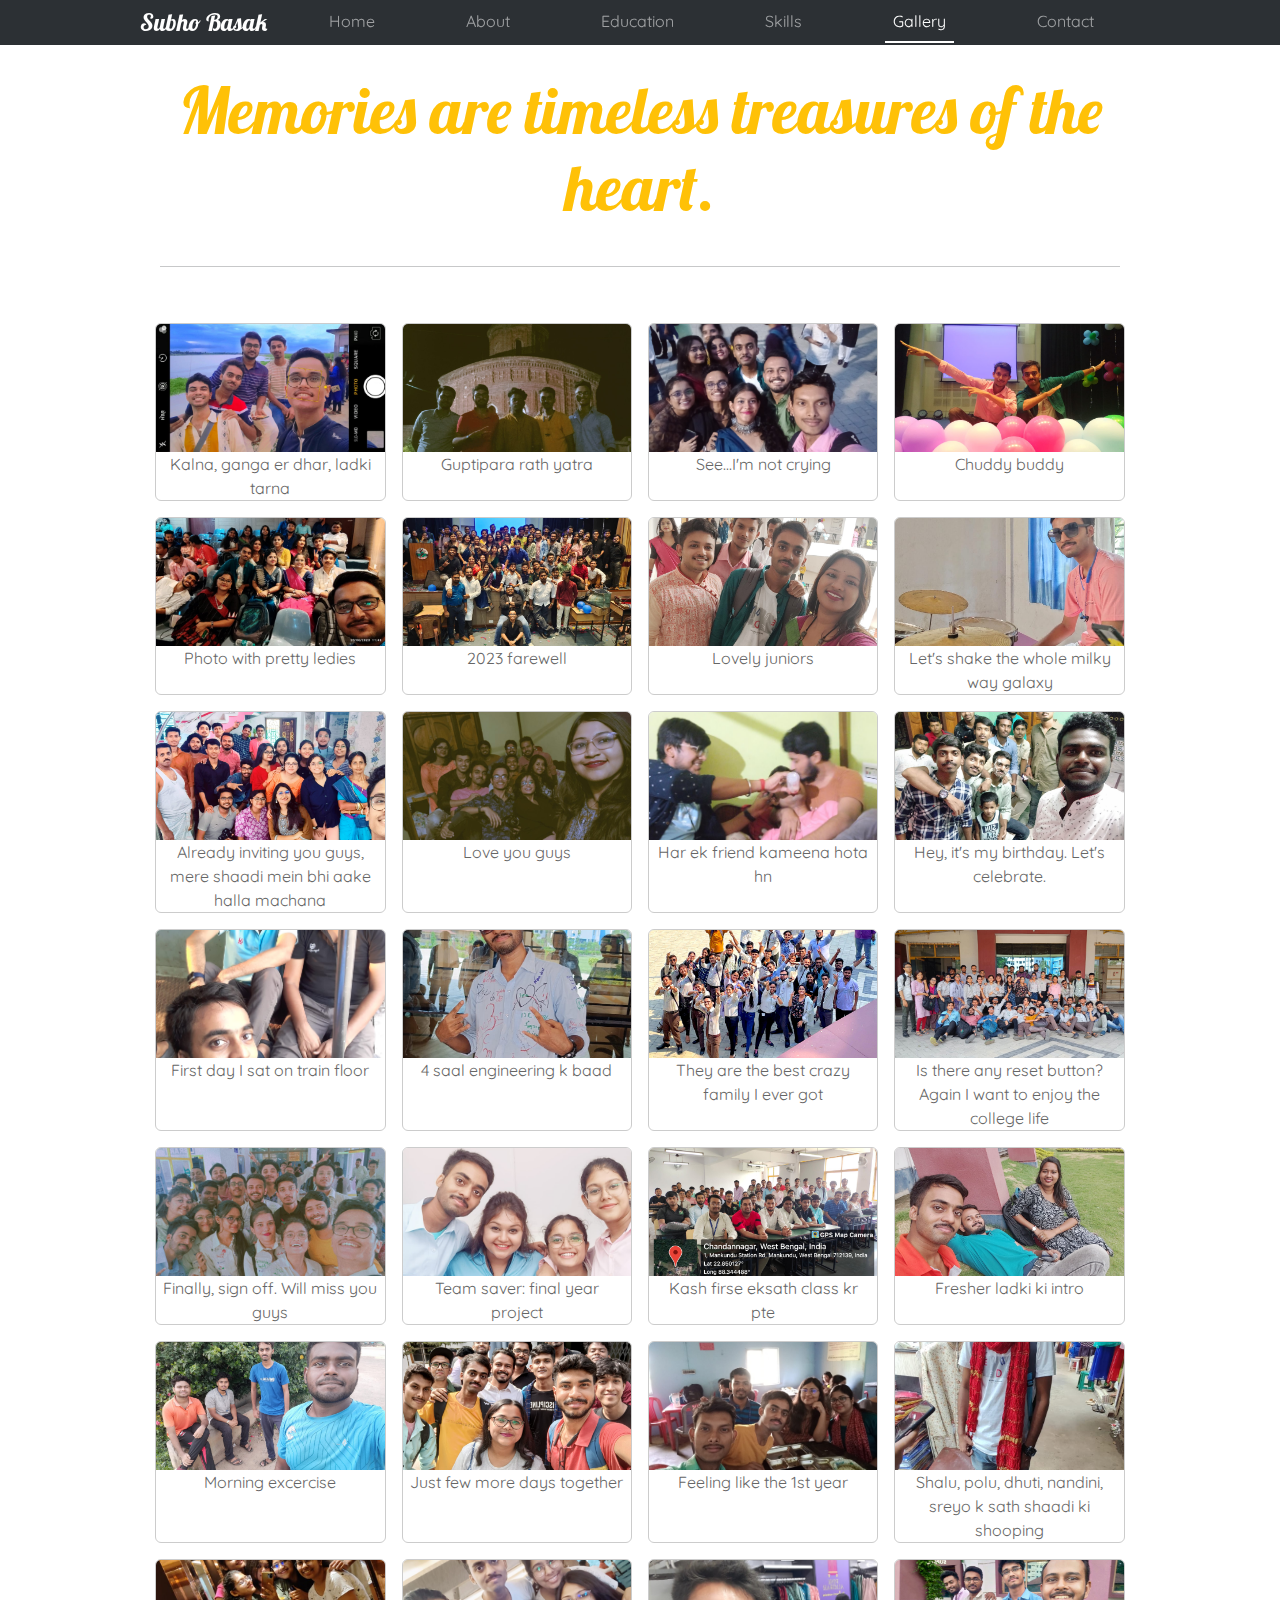
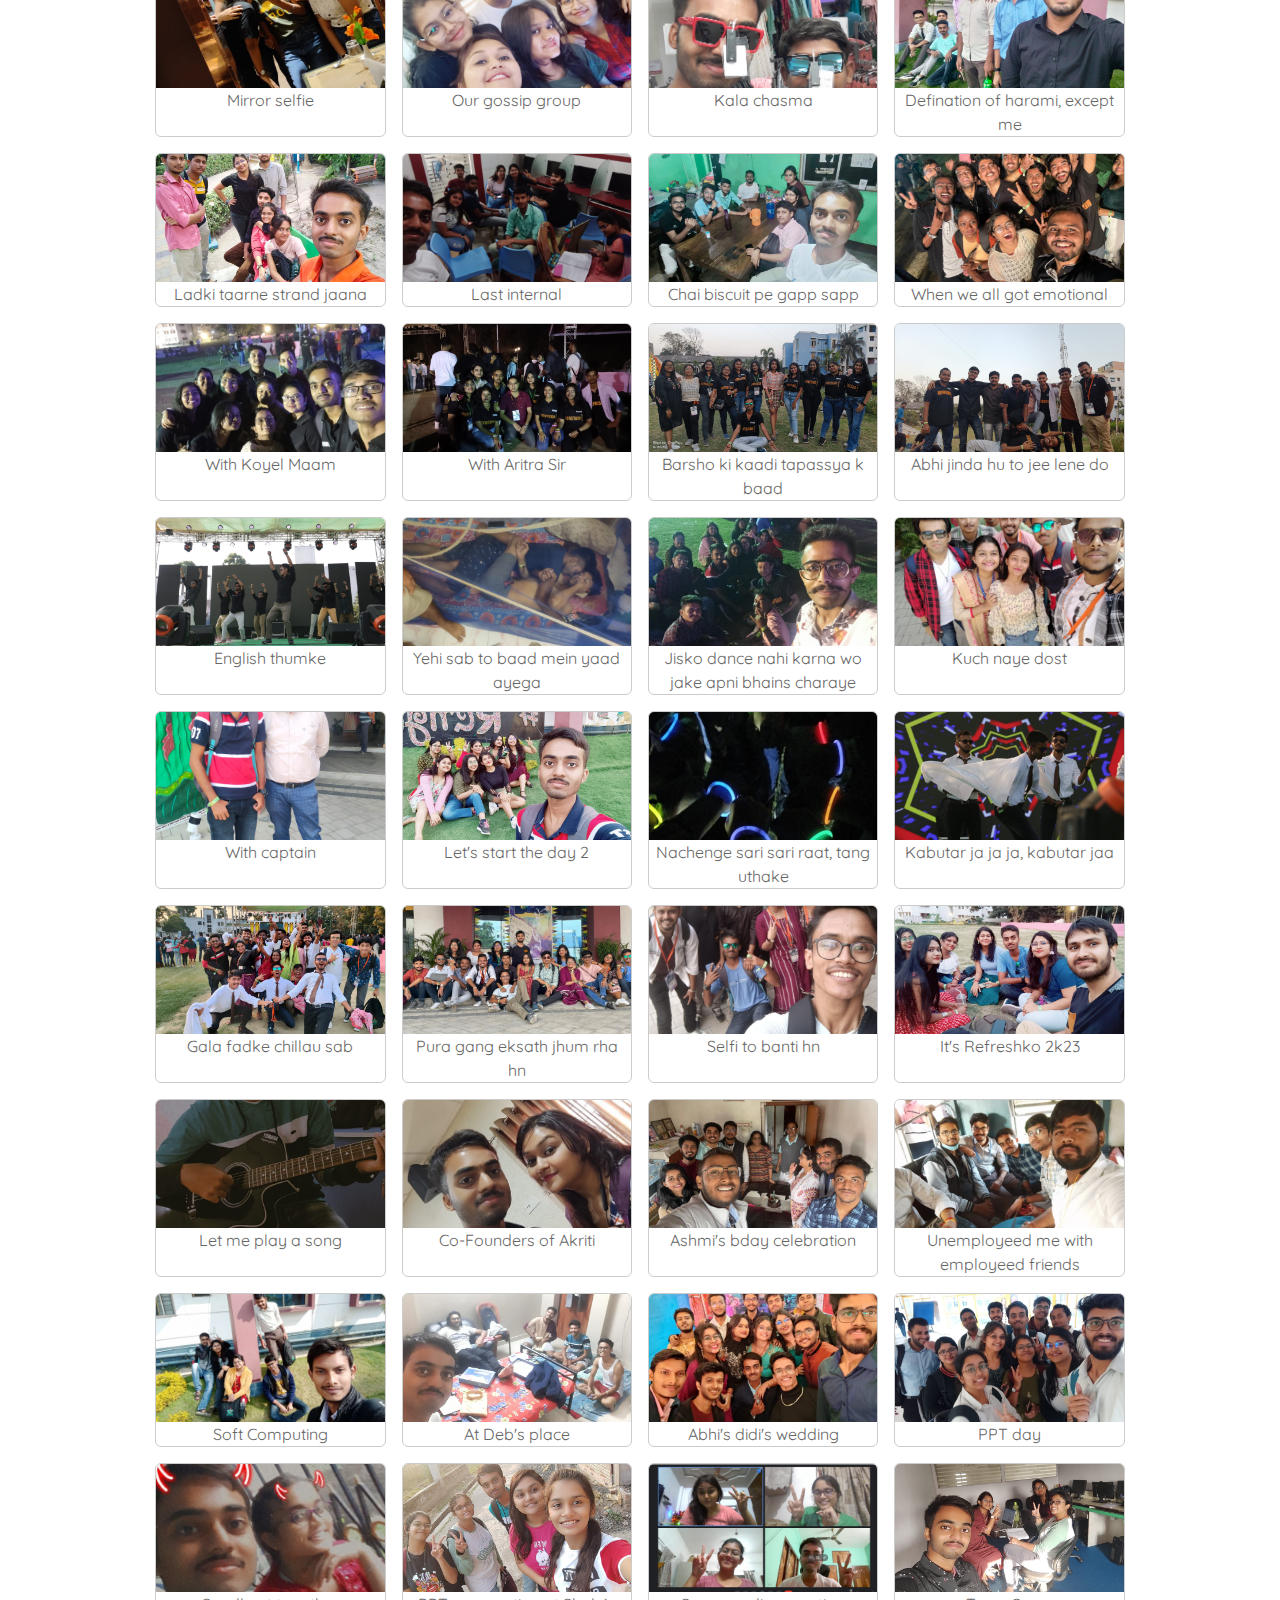
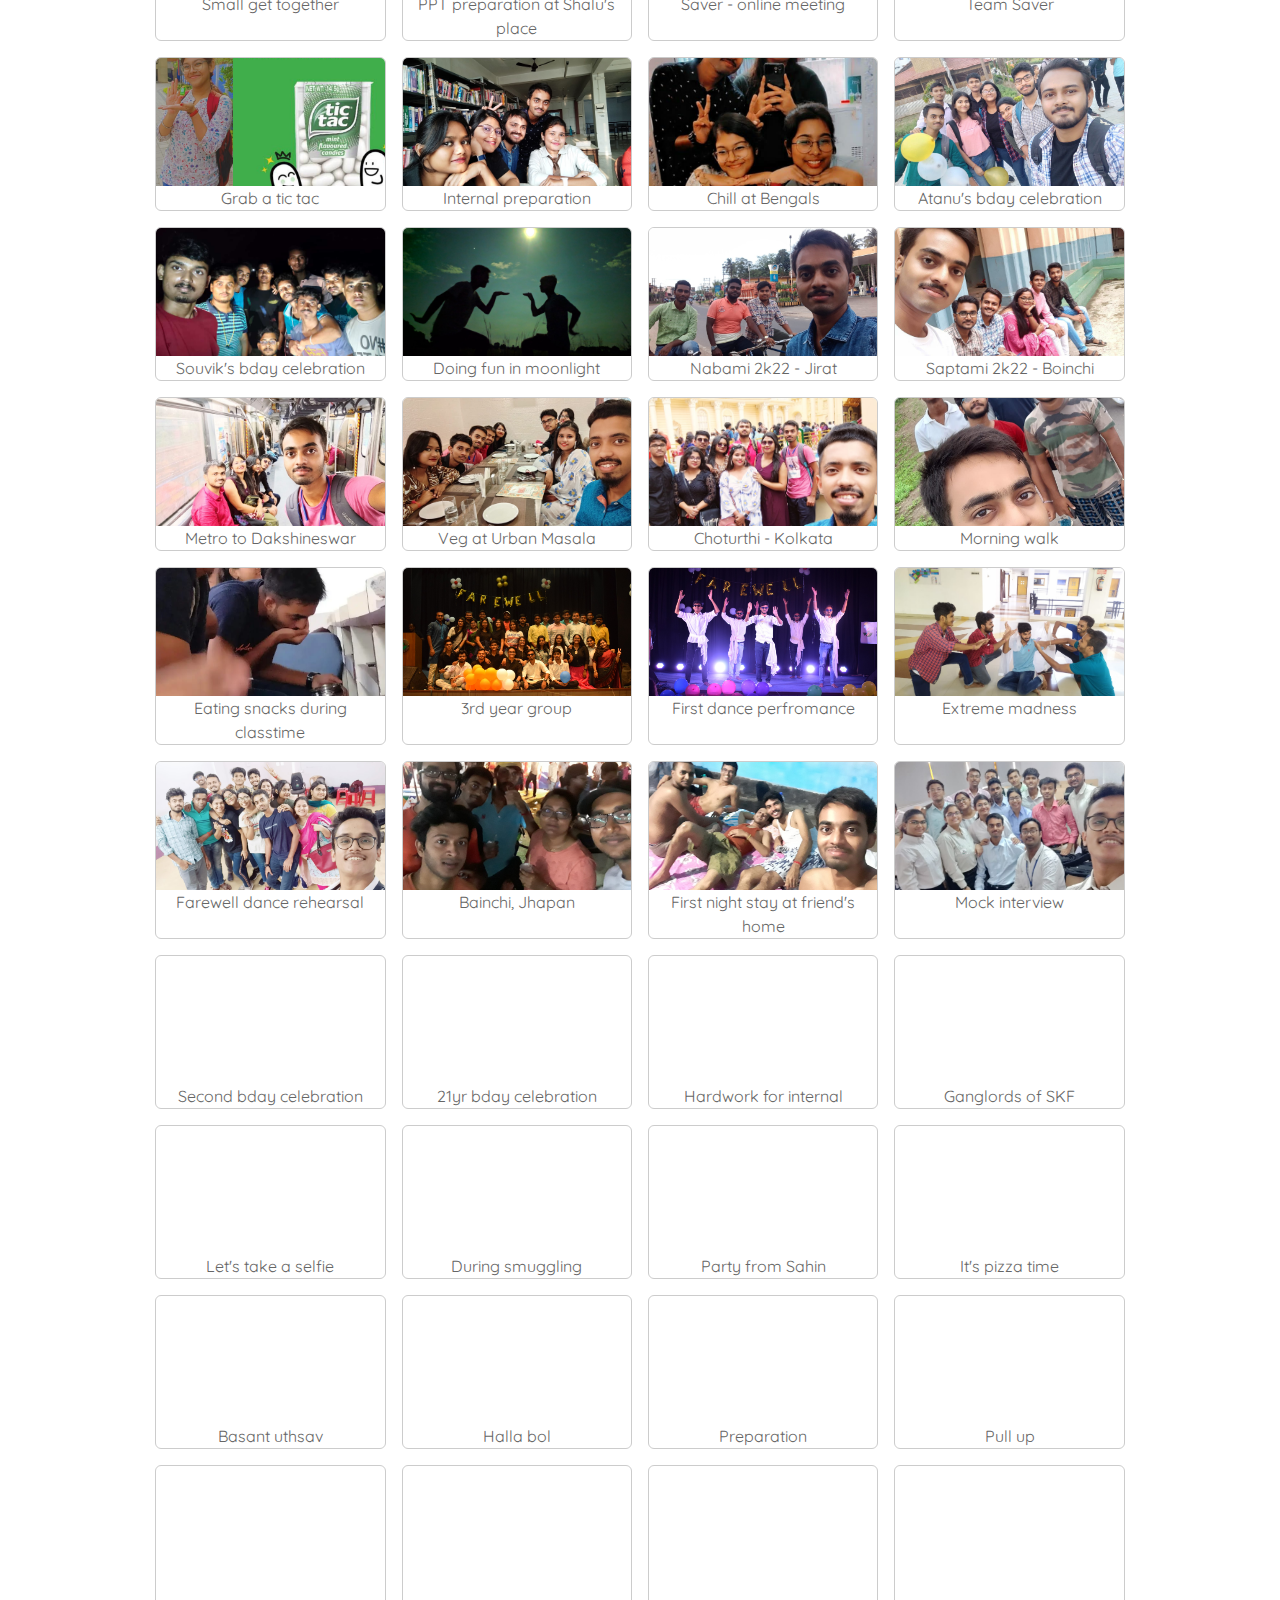
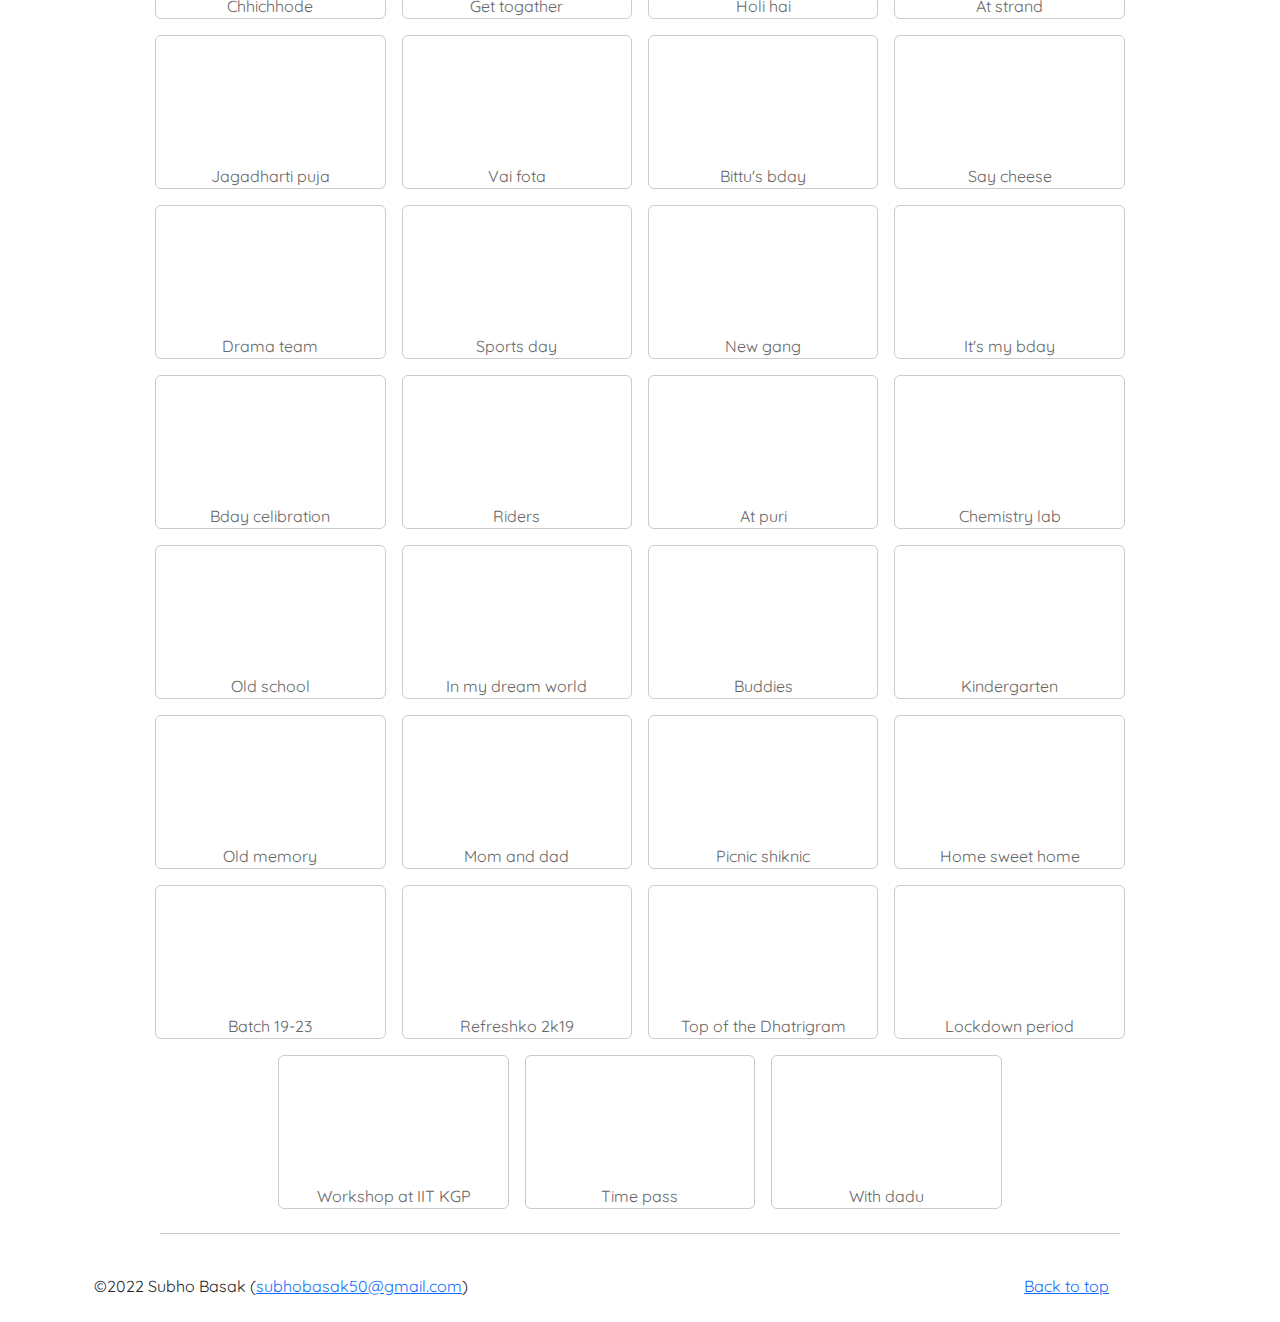
<file: gallery.html>
<!DOCTYPE html>
<html lang="en">

<head>
    <meta charset="UTF-8">
    <meta http-equiv="X-UA-Compatible" content="IE=edge">
    <meta name="viewport" content="width=device-width, initial-scale=1.0">
    <meta name="theme-color" content="#212529" />
    <meta name="description"
        content="Subho Basak || Gallery || Page 1 || My closest and sweet memories, my strength and also my spine.">
    <meta name="robots" content="index, follow">
    <meta name="keywords"
        content="Subho, Basak, Dhatrigram, Dr.Professor, Programmer, Coder, SKFGI, Gallery, Photos, Images, Pics, Selfies, Album">
    <meta name="author" content="Subho Basak, subhobasak50@gmail.com">

    <title>Gallery | Subho Basak</title>

    <link rel="manifest" href="manifest.json" />
    <link rel="shortcut icon" href="images/favicon.ico" />
    <link href="css/bootstrap.min.css" rel="stylesheet" />
    <link href="css/style.css" rel="stylesheet" />

    <!-- Global site tag (gtag.js) - Google Analytics -->
    <script async src="https://www.googletagmanager.com/gtag/js?id=G-83SDRFN1PV"></script>
    <script>
        window.dataLayer = window.dataLayer || [];
        function gtag() { dataLayer.push(arguments); }
        gtag('js', new Date());

        gtag('config', 'G-83SDRFN1PV');
    </script>
</head>

<body>
    <!-- navbar -->
    <nav class="navbar fixed-top navbar-expand-md navbar-dark bg-dark py-0 px-3">
        <div class="container d-flex">
            <a class="navbar-brand" href="/SubhoBasak">Subho Basak</a>
            <button class="navbar-toggler" type="button" data-bs-toggle="offcanvas" data-bs-target="#offcanvasExample"
                aria-controls="offcanvasExample">
                <i class="bi bi-grid"></i>
            </button>
            <div class="collapse navbar-collapse">
                <ul class="navbar-nav flex-grow-1 d-flex justify-content-around">
                    <li class="nav-item">
                        <a class="nav-link" aria-current="page" href="/SubhoBasak">Home</a>
                    </li>
                    <li class="nav-item">
                        <a class="nav-link" href="about.html">About</a>
                    </li>
                    <li class="nav-item">
                        <a class="nav-link" href="education.html">Education</a>
                    </li>
                    <li class="nav-item">
                        <a class="nav-link" href="skills.html">Skills</a>
                    </li>
                    <li class="nav-item">
                        <a class="nav-link active" href="gallery.html">Gallery</a>
                    </li>
                    <li class="nav-item">
                        <a class="nav-link" href="contact.html">Contact</a>
                    </li>
                </ul>
            </div>
        </div>
    </nav>
    <!-- end navbar -->

    <!-- offcanvas -->
    <div class="offcanvas offcanvas-start w-75" tabindex="-1" id="offcanvasExample"
        aria-labelledby="offcanvasExampleLabel">
        <ul class="list-group list-group-flush">
            <li class="list-group-item">
                <a class="nav-link" href="/SubhoBasak"><i class="bi bi-house me-2"></i>Home</a>
            </li>
            <li class="list-group-item">
                <a class="nav-link" href="about.html"><i class="bi bi-info-circle me-2"></i>About</a>
            </li>
            <li class="list-group-item">
                <a class="nav-link" href="education.html"><i class="bi bi-book me-2"></i>Education</a>
            </li>
            <li class="list-group-item">
                <a class="nav-link" href="skills.html"><i class="bi bi-brush me-2"></i>Skills</a>
            </li>
            <li class="list-group-item">
                <a class="nav-link active" href="gallery.html"><i class="bi bi-camera me-2"></i>Gallery</a>
            </li>
            <li class="list-group-item">
                <a class="nav-link" href="contact.html"><i class="bi bi-phone me-2"></i>Contact</a>
            </li>
        </ul>
    </div>
    <!-- end offcanvas -->

    <div class="w-100 d-flex justify-content-center">
        <h1 class="w-75 text-center text-warning my-4 display-3 pt-5">Memories are timeless treasures of the heart.</h1>
    </div>

    <hr class="w-75 mx-auto my-3" />

    <div class="gallery container d-flex justify-content-center flex-wrap mt-5">
        <a href="images/albums/125.jpg">
            <img src="images/albums/125.jpg" alt="gallery" loading="lazy" />
            <p>Kalna, ganga er dhar, ladki tarna</p>
        </a>
        <a href="images/albums/124.jpg">
            <img src="images/albums/124.jpg" alt="gallery" loading="lazy" />
            <p>Guptipara rath yatra</p>
        </a>
        <a href="images/albums/123.jpg">
            <img src="images/albums/123.jpg" alt="gallery" loading="lazy" />
            <p>See...I'm not crying</p>
        </a>
        <a href="images/albums/121.jpg">
            <img src="images/albums/121.jpg" alt="gallery" loading="lazy" />
            <p>Chuddy buddy</p>
        </a>
        <a href="images/albums/120.jpg">
            <img src="images/albums/120.jpg" alt="gallery" loading="lazy" />
            <p>Photo with pretty ledies</p>
        </a>
        <a href="images/albums/119.jpg">
            <img src="images/albums/119.jpg" alt="gallery" loading="lazy" />
            <p>2023 farewell</p>
        </a>
        <a href="images/albums/118.jpg">
            <img src="images/albums/118.jpg" alt="gallery" loading="lazy" />
            <p>Lovely juniors</p>
        </a>
        <a href="images/albums/117.jpg">
            <img src="images/albums/117.jpg" alt="gallery" loading="lazy" />
            <p>Let's shake the whole milky way galaxy</p>
        </a>
        <a href="images/albums/116.jpg">
            <img src="images/albums/116.jpg" alt="gallery" loading="lazy" />
            <p>Already inviting you guys, mere shaadi mein bhi aake halla machana</p>
        </a>
        <a href="images/albums/115.jpg">
            <img src="images/albums/115.jpg" alt="gallery" loading="lazy" />
            <p>Love you guys</p>
        </a>
        <a href="images/albums/114.jpg">
            <img src="images/albums/114.jpg" alt="gallery" loading="lazy" />
            <p>Har ek friend kameena hota hn</p>
        </a>
        <a href="images/albums/113.jpg">
            <img src="images/albums/113.jpg" alt="gallery" loading="lazy" />
            <p>Hey, it's my birthday. Let's celebrate.</p>
        </a>
        <a href="images/albums/112.jpg">
            <img src="images/albums/112.jpg" alt="gallery" loading="lazy" />
            <p>First day I sat on train floor</p>
        </a>
        <a href="images/albums/111.jpg">
            <img src="images/albums/111.jpg" alt="gallery" loading="lazy" />
            <p>4 saal engineering k baad</p>
        </a>
        <a href="images/albums/110.jpg">
            <img src="images/albums/110.jpg" alt="gallery" loading="lazy" />
            <p>They are the best crazy family I ever got</p>
        </a>
        <a href="images/albums/109.jpg">
            <img src="images/albums/109.jpg" alt="gallery" loading="lazy" />
            <p>Is there any reset button? Again I want to enjoy the college life</p>
        </a>
        <a href="images/albums/108.jpg">
            <img src="images/albums/108.jpg" alt="gallery" loading="lazy" />
            <p>Finally, sign off. Will miss you guys</p>
        </a>
        <a href="images/albums/107.jpg">
            <img src="images/albums/107.jpg" alt="gallery" loading="lazy" />
            <p>Team saver: final year project</p>
        </a>
        <a href="images/albums/106.jpg">
            <img src="images/albums/106.jpg" alt="gallery" loading="lazy" />
            <p>Kash firse eksath class kr pte</p>
        </a>
        <a href="images/albums/105.jpg">
            <img src="images/albums/105.jpg" alt="gallery" loading="lazy" />
            <p>Fresher ladki ki intro</p>
        </a>
        <a href="images/albums/104.jpg">
            <img src="images/albums/104.jpg" alt="gallery" loading="lazy" />
            <p>Morning excercise</p>
        </a>
        <a href="images/albums/103.jpg">
            <img src="images/albums/103.jpg" alt="gallery" loading="lazy" />
            <p>Just few more days together</p>
        </a>
        <a href="images/albums/102.jpg">
            <img src="images/albums/102.jpg" alt="gallery" loading="lazy" />
            <p>Feeling like the 1st year</p>
        </a>
        <a href="images/albums/101.jpg">
            <img src="images/albums/101.jpg" alt="gallery" loading="lazy" />
            <p>Shalu, polu, dhuti, nandini, sreyo k sath shaadi ki shooping</p>
        </a>
        <a href="images/albums/100.jpg">
            <img src="images/albums/100.jpg" alt="gallery" loading="lazy" />
            <p>Mirror selfie</p>
        </a>
        <a href="images/albums/99.jpg">
            <img src="images/albums/99.jpg" alt="gallery" loading="lazy" />
            <p>Our gossip group</p>
        </a>
        <a href="images/albums/98.jpg">
            <img src="images/albums/98.jpg" alt="gallery" loading="lazy" />
            <p>Kala chasma</p>
        </a>
        <a href="images/albums/97.jpg">
            <img src="images/albums/97.jpg" alt="gallery" loading="lazy" />
            <p>Defination of harami, except me</p>
        </a>
        <a href="images/albums/96.jpg">
            <img src="images/albums/96.jpg" alt="gallery" loading="lazy" />
            <p>Ladki taarne strand jaana</p>
        </a>
        <a href="images/albums/95.jpg">
            <img src="images/albums/95.jpg" alt="gallery" loading="lazy" />
            <p>Last internal</p>
        </a>
        <a href="images/albums/94.jpg">
            <img src="images/albums/94.jpg" alt="gallery" loading="lazy" />
            <p>Chai biscuit pe gapp sapp</p>
        </a>
        <a href="images/albums/93.jpg">
            <img src="images/albums/93.jpg" alt="gallery" loading="lazy" />
            <p>When we all got emotional</p>
        </a>
        <a href="images/albums/92.jpg">
            <img src="images/albums/92.jpg" alt="gallery" loading="lazy" />
            <p>With Koyel Maam</p>
        </a>
        <a href="images/albums/91.jpg">
            <img src="images/albums/91.jpg" alt="gallery" loading="lazy" />
            <p>With Aritra Sir</p>
        </a>
        <a href="images/albums/90.jpg">
            <img src="images/albums/90.jpg" alt="gallery" loading="lazy" />
            <p>Barsho ki kaadi tapassya k baad</p>
        </a>
        <a href="images/albums/89.jpg">
            <img src="images/albums/89.jpg" alt="gallery" loading="lazy" />
            <p>Abhi jinda hu to jee lene do</p>
        </a>
        <a href="images/albums/88.jpg">
            <img src="images/albums/88.jpg" alt="gallery" loading="lazy" />
            <p>English thumke</p>
        </a>
        <a href="images/albums/87.jpg">
            <img src="images/albums/87.jpg" alt="gallery" loading="lazy" />
            <p>Yehi sab to baad mein yaad ayega</p>
        </a>
        <a href="images/albums/86.jpg">
            <img src="images/albums/86.jpg" alt="gallery" loading="lazy" />
            <p>Jisko dance nahi karna wo jake apni bhains charaye</p>
        </a>
        <a href="images/albums/85.jpg">
            <img src="images/albums/85.jpg" alt="gallery" loading="lazy" />
            <p>Kuch naye dost</p>
        </a>
        <a href="images/albums/84.jpg">
            <img src="images/albums/84.jpg" alt="gallery" loading="lazy" />
            <p>With captain</p>
        </a>
        <a href="images/albums/83.jpg">
            <img src="images/albums/83.jpg" alt="gallery" loading="lazy" />
            <p>Let's start the day 2</p>
        </a>
        <a href="images/albums/82.jpg">
            <img src="images/albums/82.jpg" alt="gallery" loading="lazy" />
            <p>Nachenge sari sari raat, tang uthake</p>
        </a>
        <a href="images/albums/81.jpg">
            <img src="images/albums/81.jpg" alt="gallery" loading="lazy" />
            <p>Kabutar ja ja ja, kabutar jaa</p>
        </a>
        <a href="images/albums/80.jpg">
            <img src="images/albums/80.jpg" alt="gallery" loading="lazy" />
            <p>Gala fadke chillau sab</p>
        </a>
        <a href="images/albums/79.jpg">
            <img src="images/albums/79.jpg" alt="gallery" loading="lazy" />
            <p>Pura gang eksath jhum rha hn</p>
        </a>
        <a href="images/albums/78.jpg">
            <img src="images/albums/78.jpg" alt="gallery" loading="lazy" />
            <p>Selfi to banti hn</p>
        </a>
        <a href="images/albums/77.jpg">
            <img src="images/albums/77.jpg" alt="gallery" loading="lazy" />
            <p>It's Refreshko 2k23</p>
        </a>
        <a href="images/albums/76.jpg">
            <img src="images/albums/76.jpg" alt="gallery" loading="lazy" />
            <p>Let me play a song</p>
        </a>
        <a href="images/albums/75.jpg">
            <img src="images/albums/75.jpg" alt="gallery" loading="lazy" />
            <p>Co-Founders of Akriti</p>
        </a>
        <a href="images/albums/74.jpg">
            <img src="images/albums/74.jpg" alt="gallery" loading="lazy" />
            <p>Ashmi's bday celebration</p>
        </a>
        <a href="images/albums/73.jpg">
            <img src="images/albums/73.jpg" alt="gallery" loading="lazy" />
            <p>Unemployeed me with employeed friends</p>
        </a>
        <!-- marking========================================================= -->
        <a href="images/albums/72.jpg">
            <img src="images/albums/72.jpg" alt="gallery" loading="lazy" />
            <p>Soft Computing</p>
        </a>
        <a href="images/albums/71.jpg">
            <img src="images/albums/71.jpg" alt="gallery" loading="lazy" />
            <p>At Deb's place</p>
        </a>
        <a href="images/albums/70.jpg">
            <img src="images/albums/70.jpg" alt="gallery" loading="lazy" />
            <p>Abhi's didi's wedding</p>
        </a>
        <a href="images/albums/69.jpg">
            <img src="images/albums/69.jpg" alt="gallery" loading="lazy" />
            <p>PPT day</p>
        </a>
        <a href="images/albums/68.jpg">
            <img src="images/albums/68.jpg" alt="gallery" loading="lazy" />
            <p>Small get together</p>
        </a>
        <a href="images/albums/67.jpg">
            <img src="images/albums/67.jpg" alt="gallery" loading="lazy" />
            <p>PPT preparation at Shalu's place</p>
        </a>
        <a href="images/albums/66.jpg">
            <img src="images/albums/66.jpg" alt="gallery" loading="lazy" />
            <p>Saver - online meeting</p>
        </a>
        <a href="images/albums/65.jpg">
            <img src="images/albums/65.jpg" alt="gallery" loading="lazy" />
            <p>Team Saver</p>
        </a>
        <a href="images/albums/64.jpg">
            <img src="images/albums/64.jpg" alt="gallery" loading="lazy" />
            <p>Grab a tic tac</p>
        </a>
        <a href="images/albums/63.jpg">
            <img src="images/albums/63.jpg" alt="gallery" loading="lazy" />
            <p>Internal preparation</p>
        </a>
        <a href="images/albums/62.jpg">
            <img src="images/albums/62.jpg" alt="gallery" loading="lazy" />
            <p>Chill at Bengals</p>
        </a>
        <a href="images/albums/61.jpg">
            <img src="images/albums/61.jpg" alt="gallery" loading="lazy" />
            <p>Atanu's bday celebration</p>
        </a>
        <a href="images/albums/60.jpg">
            <img src="images/albums/60.jpg" alt="gallery" loading="lazy" />
            <p>Souvik's bday celebration</p>
        </a>
        <a href="images/albums/59.jpg">
            <img src="images/albums/59.jpg" alt="gallery" loading="lazy" />
            <p>Doing fun in moonlight</p>
        </a>
        <a href="images/albums/58.jpg">
            <img src="images/albums/58.jpg" alt="gallery" loading="lazy" />
            <p>Nabami 2k22 - Jirat</p>
        </a>
        <a href="images/albums/57.jpg">
            <img src="images/albums/57.jpg" alt="gallery" loading="lazy" />
            <p>Saptami 2k22 - Boinchi</p>
        </a>
        <a href="images/albums/56.jpg">
            <img src="images/albums/56.jpg" alt="gallery" loading="lazy" />
            <p>Metro to Dakshineswar</p>
        </a>
        <a href="images/albums/55.jpg">
            <img src="images/albums/55.jpg" alt="gallery" loading="lazy" />
            <p>Veg at Urban Masala</p>
        </a>
        <a href="images/albums/54.jpg">
            <img src="images/albums/54.jpg" alt="gallery" loading="lazy" />
            <p>Choturthi - Kolkata</p>
        </a>
        <a href="images/albums/53.jpg">
            <img src="images/albums/53.jpg" alt="gallery" loading="lazy" />
            <p>Morning walk</p>
        </a>
        <a href="images/albums/52.jpg">
            <img src="images/albums/52.jpg" alt="gallery" loading="lazy" />
            <p>Eating snacks during classtime</p>
        </a>
        <a href="images/albums/51.jpg">
            <img src="images/albums/51.jpg" alt="gallery" loading="lazy" />
            <p>3rd year group</p>
        </a>
        <a href="images/albums/50.jpg">
            <img src="images/albums/50.jpg" alt="gallery" loading="lazy" />
            <p>First dance perfromance</p>
        </a>
        <a href="images/albums/49.jpg">
            <img src="images/albums/49.jpg" alt="gallery" loading="lazy" />
            <p>Extreme madness</p>
        </a>
        <a href="images/albums/48.jpg">
            <img src="images/albums/48.jpg" alt="gallery" loading="lazy" />
            <p>Farewell dance rehearsal</p>
        </a>
        <a href="images/albums/47.jpg">
            <img src="images/albums/47.jpg" alt="gallery" loading="lazy" />
            <p>Bainchi, Jhapan</p>
        </a>
        <a href="images/albums/46.jpg">
            <img src="images/albums/46.jpg" alt="gallery" loading="lazy" />
            <p>First night stay at friend's home</p>
        </a>
        <a href="images/albums/45.jpg">
            <img src="images/albums/45.jpg" alt="gallery" loading="lazy" />
            <p>Mock interview</p>
        </a>
        <a href="images/albums/44.jpg">
            <img src="images/albums/44.jpg" alt="gallery" loading="lazy" />
            <p>Second bday celebration</p>
        </a>
        <a href="images/albums/43.jpg">
            <img src="images/albums/43.jpg" alt="gallery" loading="lazy" />
            <p>21yr bday celebration</p>
        </a>
        <a href="images/albums/42.jpg">
            <img src="images/albums/42.jpg" alt="gallery" loading="lazy" />
            <p>Hardwork for internal</p>
        </a>
        <a href="images/albums/41.jpg">
            <img src="images/albums/41.jpg" alt="gallery" loading="lazy" />
            <p>Ganglords of SKF</p>
        </a>
        <a href="images/albums/40.jpg">
            <img src="images/albums/40.jpg" alt="gallery" loading="lazy" />
            <p>Let's take a selfie</p>
        </a>
        <a href="images/albums/39.jpg">
            <img src="images/albums/39.jpg" alt="gallery" loading="lazy" />
            <p>During smuggling</p>
        </a>
        <a href="images/albums/38.jpg">
            <img src="images/albums/38.jpg" alt="gallery" loading="lazy" />
            <p>Party from Sahin</p>
        </a>
        <a href="images/albums/37.jpg">
            <img src="images/albums/37.jpg" alt="gallery" loading="lazy" />
            <p>It's pizza time</p>
        </a>
        <a href="images/albums/36.jpg">
            <img src="images/albums/36.jpg" alt="gallery" loading="lazy" />
            <p>Basant uthsav</p>
        </a>
        <a href="images/albums/35.jpg">
            <img src="images/albums/35.jpg" alt="gallery" loading="lazy" />
            <p>Halla bol</p>
        </a>
        <a href="images/albums/34.jpg">
            <img src="images/albums/34.jpg" alt="gallery" loading="lazy" />
            <p>Preparation</p>
        </a>
        <a href="images/albums/33.jpg">
            <img src="images/albums/33.jpg" alt="gallery" loading="lazy" />
            <p>Pull up</p>
        </a>
        <a href="images/albums/32.jpg">
            <img src="images/albums/32.jpg" alt="gallery" loading="lazy" />
            <p>Chhichhode</p>
        </a>
        <a href="images/albums/31.jpg">
            <img src="images/albums/31.jpg" alt="gallery" loading="lazy" />
            <p>Get togather</p>
        </a>
        <a href="images/albums/30.jpg">
            <img src="images/albums/30.jpg" alt="gallery" loading="lazy" />
            <p>Holi hai</p>
        </a>
        <a href="images/albums/29.jpg">
            <img src="images/albums/29.jpg" alt="gallery" loading="lazy" />
            <p>At strand</p>
        </a>
        <a href="images/albums/28.jpg">
            <img src="images/albums/28.jpg" alt="gallery" loading="lazy" />
            <p>Jagadharti puja</p>
        </a>
        <a href="images/albums/27.jpg">
            <img src="images/albums/27.jpg" alt="gallery" loading="lazy" />
            <p>Vai fota</p>
        </a>
        <a href="images/albums/26.jpg">
            <img src="images/albums/26.jpg" alt="gallery" loading="lazy" />
            <p>Bittu's bday</p>
        </a>
        <a href="images/albums/25.jpg">
            <img src="images/albums/25.jpg" alt="gallery" loading="lazy" />
            <p>Say cheese</p>
        </a>
        <a href="images/albums/23.jpg">
            <img src="images/albums/23.jpg" alt="gallery" loading="lazy" />
            <p>Drama team</p>
        </a>
        <a href="images/albums/22.jpg">
            <img src="images/albums/22.jpg" alt="gallery" loading="lazy" />
            <p>Sports day</p>
        </a>
        <a href="images/albums/21.jpg">
            <img src="images/albums/21.jpg" alt="gallery" loading="lazy" />
            <p>New gang</p>
        </a>
        <a href="images/albums/20.jpg">
            <img src="images/albums/20.jpg" alt="gallery" loading="lazy" />
            <p>It's my bday</p>
        </a>
        <a href="images/albums/19.jpg">
            <img src="images/albums/19.jpg" alt="gallery" loading="lazy" />
            <p>Bday celibration</p>
        </a>
        <a href="images/albums/18.jpg">
            <img src="images/albums/18.jpg" alt="gallery" loading="lazy" />
            <p>Riders</p>
        </a>
        <a href="images/albums/17.jpg">
            <img src="images/albums/17.jpg" alt="gallery" loading="lazy" />
            <p>At puri</p>
        </a>
        <a href="images/albums/16.jpg">
            <img src="images/albums/16.jpg" alt="gallery" loading="lazy" />
            <p>Chemistry lab</p>
        </a>
        <a href="images/albums/15.jpg">
            <img src="images/albums/15.jpg" alt="gallery" loading="lazy" />
            <p>Old school</p>
        </a>
        <a href="images/albums/14.jpg">
            <img src="images/albums/14.jpg" alt="gallery" loading="lazy" />
            <p>In my dream world</p>
        </a>
        <a href="images/albums/13.jpg">
            <img src="images/albums/13.jpg" alt="gallery" loading="lazy" />
            <p>Buddies</p>
        </a>
        <a href="images/albums/12.jpg">
            <img src="images/albums/12.jpg" alt="gallery" loading="lazy" />
            <p>Kindergarten</p>
        </a>
        <a href="images/albums/11.jpg">
            <img src="images/albums/11.jpg" alt="gallery" loading="lazy" />
            <p>Old memory</p>
        </a>
        <a href="images/albums/10.jpg">
            <img src="images/albums/10.jpg" alt="gallery" loading="lazy" />
            <p>Mom and dad</p>
        </a>
        <a href="images/albums/9.jpg">
            <img src="images/albums/9.jpg" alt="gallery" loading="lazy" />
            <p>Picnic shiknic</p>
        </a>
        <a href="images/albums/8.jpg">
            <img src="images/albums/8.jpg" alt="gallery" loading="lazy" />
            <p>Home sweet home</p>
        </a>
        <a href="images/albums/7.jpg">
            <img src="images/albums/7.jpg" alt="gallery" loading="lazy" />
            <p>Batch 19-23</p>
        </a>
        <a href="images/albums/6.jpg">
            <img src="images/albums/6.jpg" alt="gallery" loading="lazy" />
            <p>Refreshko 2k19</p>
        </a>
        <a href="images/albums/5.jpg">
            <img src="images/albums/5.jpg" alt="gallery" loading="lazy" />
            <p>Top of the Dhatrigram</p>
        </a>
        <a href="images/albums/4.jpg">
            <img src="images/albums/4.jpg" alt="gallery" loading="lazy" />
            <p>Lockdown period</p>
        </a>
        <a href="images/albums/3.jpg">
            <img src="images/albums/3.jpg" alt="gallery" loading="lazy" />
            <p>Workshop at IIT KGP</p>
        </a>
        <a href="images/albums/2.jpg">
            <img src="images/albums/2.jpg" alt="gallery" loading="lazy" />
            <p>Time pass</p>
        </a>
        <a href="images/albums/1.jpg">
            <img src="images/albums/1.jpg" alt="gallery" loading="lazy" />
            <p>With dadu</p>
        </a>
    </div>

    <hr class="w-75 mx-auto my-3" />

    <!-- footer -->
    <footer>
        <div class="container py-3">
            <div class="row w-100 m-0 p-0">
                <div class="col-lg-10 col-md-8 col-sm-12 py-2">
                    ©2022 Subho Basak (<a href="mailto:subhobasak50@gmail.com">subhobasak50@gmail.com</a>)
                </div>
                <div class="col-lg-2 col-md-4 col-sm-12 py-2">
                    <a href="#" id="back-to-top">Back to top</a>
                </div>
            </div>
        </div>
    </footer>
    <!-- end footer -->

    <script src="js/bootstrap.bundle.min.js"></script>
    <script src="js/script.js"></script>
    <script>
        if ('serviceWorker' in navigator) {
            window.addEventListener('load', function () {
                navigator.serviceWorker.register('serviceWorker.js').then(function (registration) {
                    console.log('Worker registration successful', registration.scope);
                }, function (err) {
                    console.log('Worker registration failed', err);
                }).catch(function (err) {
                    console.log(err);
                });
            });
        } else {
            console.log('Service Worker is not supported by browser.');
        }
    </script>
</body>

</html>
</file>
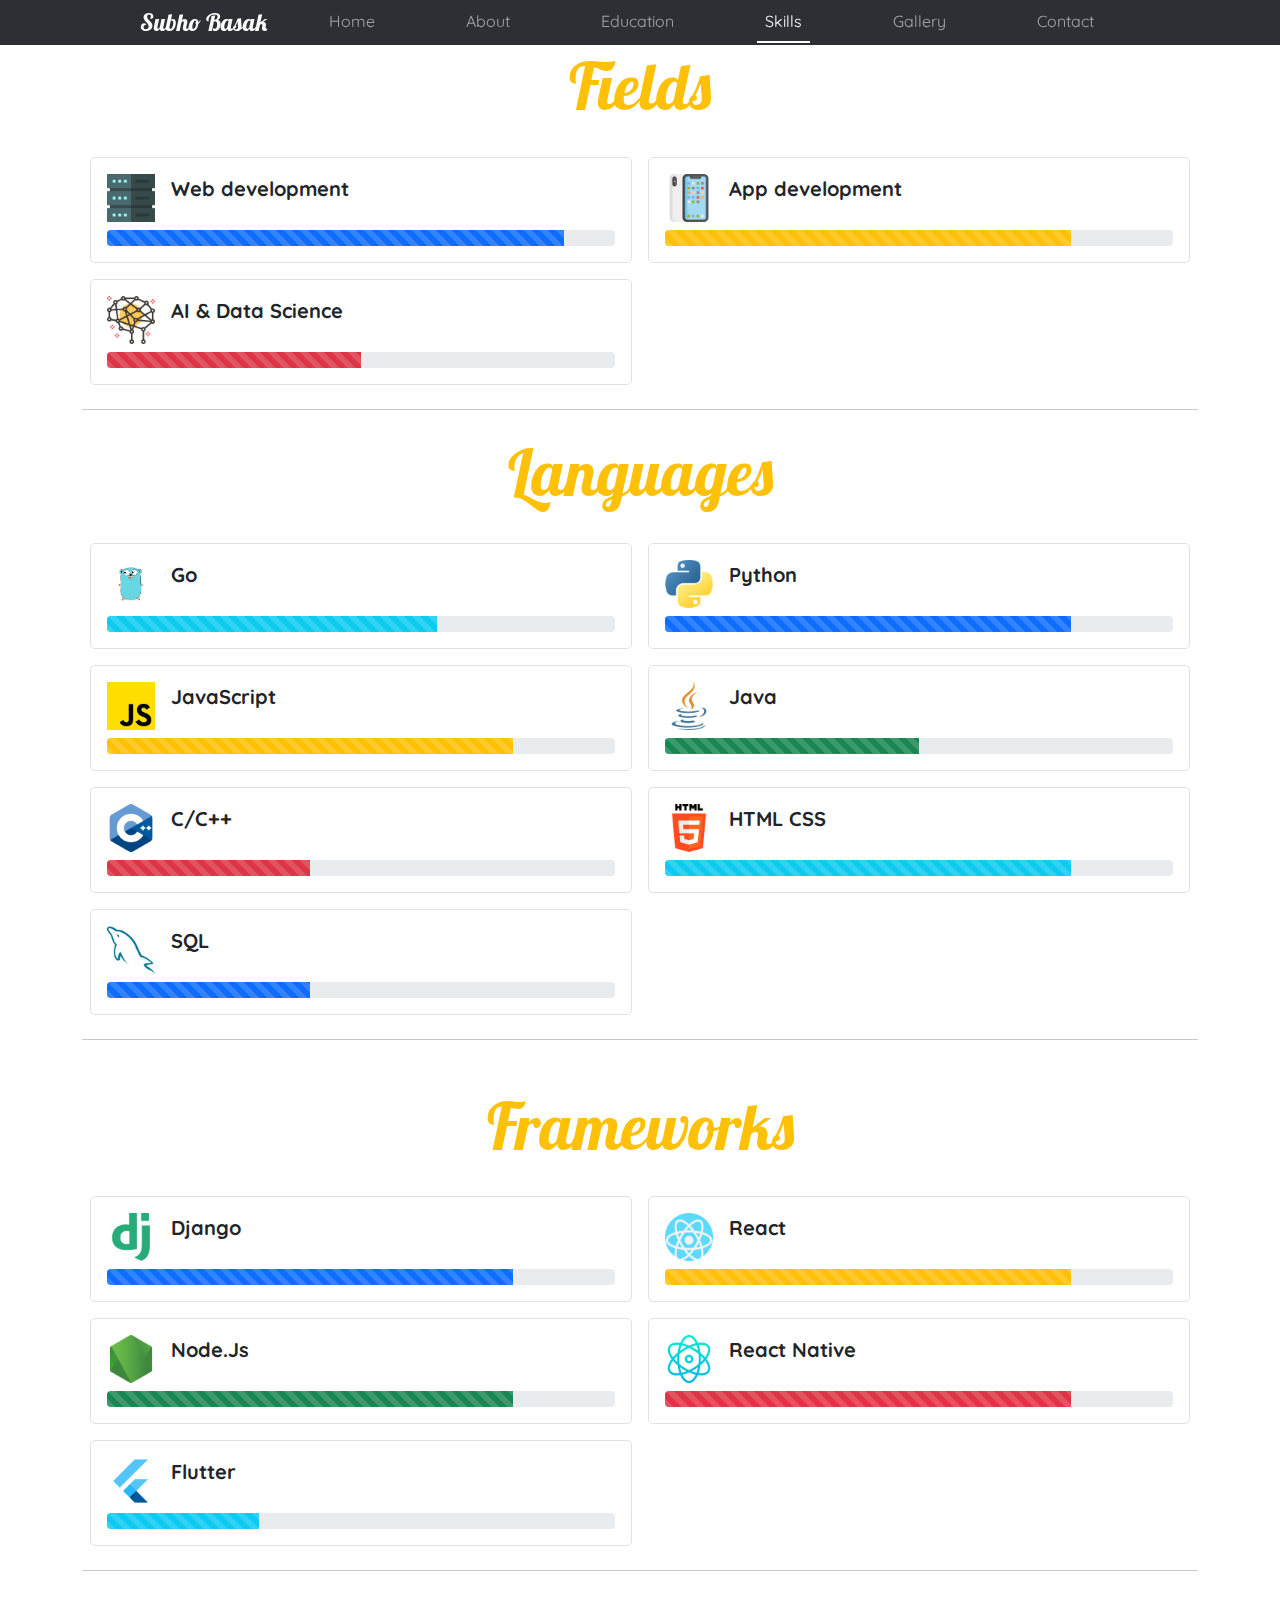
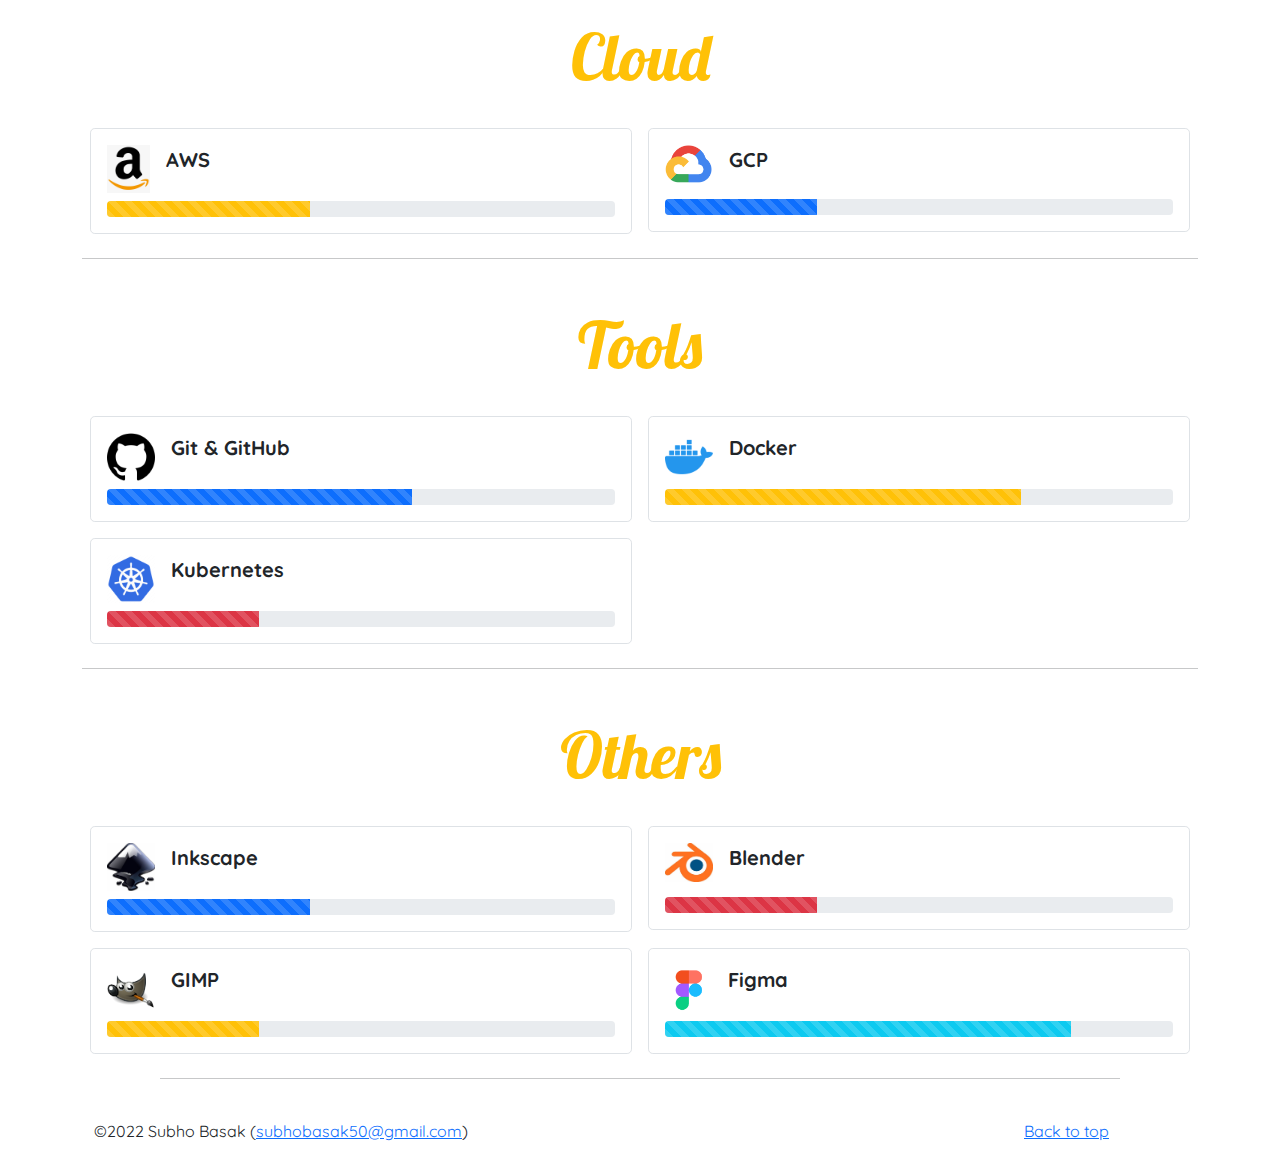
<file: skills.html>
<!DOCTYPE html>
<html lang="en">

<head>
    <meta charset="UTF-8">
    <meta http-equiv="X-UA-Compatible" content="IE=edge">
    <meta name="viewport" content="width=device-width, initial-scale=1.0">
    <meta name="theme-color" content="#212529" />
    <meta name="description"
        content="Subho Basak || Skills || All the skill that define and shape me, give me an unique identity.">
    <meta name="robots" content="index, follow">
    <meta name="keywords"
        content="Subho, Basak, Dhatrigram, Dr.Professor, Programmer, Coder, SKFGI, Skills, Talent, Expert, Languages, Frameworks, Cloud, Python, JavaScript, Java, C, C++">
    <meta name="author" content="Subho Basak, subhobasak50@gmail.com">
    <title>Skills | Subho Basak</title>

    <link rel="manifest" href="manifest.json" />
    <link rel="shortcut icon" href="images/favicon.ico" />
    <link href="css/bootstrap.min.css" rel="stylesheet" />
    <link href="css/style.css" rel="stylesheet" />

    <!-- Global site tag (gtag.js) - Google Analytics -->
    <script async src="https://www.googletagmanager.com/gtag/js?id=G-83SDRFN1PV"></script>
    <script>
        window.dataLayer = window.dataLayer || [];
        function gtag() { dataLayer.push(arguments); }
        gtag('js', new Date());

        gtag('config', 'G-83SDRFN1PV');
    </script>
</head>

<body>
    <!-- navbar -->
    <nav class="navbar fixed-top navbar-expand-md navbar-dark bg-dark py-0 px-3">
        <div class="container d-flex">
            <a class="navbar-brand" href="/SubhoBasak">Subho Basak</a>
            <button class="navbar-toggler" type="button" data-bs-toggle="offcanvas" data-bs-target="#offcanvasExample"
                aria-controls="offcanvasExample">
                <i class="bi bi-grid"></i>
            </button>
            <div class="collapse navbar-collapse">
                <ul class="navbar-nav flex-grow-1 d-flex justify-content-around">
                    <li class="nav-item">
                        <a class="nav-link" aria-current="page" href="/SubhoBasak">Home</a>
                    </li>
                    <li class="nav-item">
                        <a class="nav-link" href="about.html">About</a>
                    </li>
                    <li class="nav-item">
                        <a class="nav-link" href="education.html">Education</a>
                    </li>
                    <li class="nav-item">
                        <a class="nav-link active" href="skills.html">Skills</a>
                    </li>
                    <li class="nav-item">
                        <a class="nav-link" href="gallery.html">Gallery</a>
                    </li>
                    <li class="nav-item">
                        <a class="nav-link" href="contact.html">Contact</a>
                    </li>
                </ul>
            </div>
        </div>
    </nav>
    <!-- end navbar -->

    <!-- offcanvas -->
    <div class="offcanvas offcanvas-start w-75" tabindex="-1" id="offcanvasExample"
        aria-labelledby="offcanvasExampleLabel">
        <ul class="list-group list-group-flush">
            <li class="list-group-item">
                <a class="nav-link" href="/SubhoBasak"><i class="bi bi-house me-2"></i>Home</a>
            </li>
            <li class="list-group-item">
                <a class="nav-link" href="about.html"><i class="bi bi-info-circle me-2"></i>About</a>
            </li>
            <li class="list-group-item">
                <a class="nav-link" href="education.html"><i class="bi bi-book me-2"></i>Education</a>
            </li>
            <li class="list-group-item">
                <a class="nav-link active" href="skills.html"><i class="bi bi-brush me-2"></i>Skills</a>
            </li>
            <li class="list-group-item">
                <a class="nav-link" href="gallery.html"><i class="bi bi-camera me-2"></i>Gallery</a>
            </li>
            <li class="list-group-item">
                <a class="nav-link" href="contact.html"><i class="bi bi-phone me-2"></i>Contact</a>
            </li>
        </ul>
    </div>
    <!-- end offcanvas -->

    <div class="container mt-5">
        <h2 class="display-3 w-100 text-center text-warning mb-4 mt-5">Fields</h2>
        <div class="row w-100 m-0 p-0 skill-badge">
            <div class="col-lg-6 col-md-12 col-sm-12 p-2">
                <div class="border border-1 rounded rounded-3 p-3">
                    <div class="d-flex mb-2 align-items-start">
                        <img class="me-3" src="images/web.png" alt="language" />
                        <p class="fs-5 fw-bold">Web development</p>
                    </div>
                    <div class="progress">
                        <div class="progress-bar progress-bar-striped progress-bar-animated bg-primary" role="progressbar"
                            style="width: 90%" aria-valuenow="10" aria-valuemin="0" aria-valuemax="100"></div>
                    </div>
                </div>
            </div>
            <div class="col-lg-6 col-md-12 col-sm-12 p-2">
                <div class="border border-1 rounded rounded-3 p-3">
                    <div class="d-flex mb-2 align-items-start">
                        <img class="me-3" src="images/app.png" alt="language" />
                        <p class="fs-5 fw-bold">App development</p>
                    </div>
                    <div class="progress">
                        <div class="progress-bar progress-bar-striped progress-bar-animated bg-warning" role="progressbar"
                            style="width: 80%" aria-valuenow="25" aria-valuemin="0" aria-valuemax="100"></div>
                    </div>
                </div>
            </div>
            <div class="col-lg-6 col-md-12 col-sm-12 p-2">
                <div class="border border-1 rounded rounded-3 p-3">
                    <div class="d-flex mb-2 align-items-start">
                        <img class="me-3" src="images/ai.png" alt="language" />
                        <p class="fs-5 fw-bold">AI & Data Science</p>
                    </div>
                    <div class="progress">
                        <div class="progress-bar progress-bar-striped progress-bar-animated bg-danger" role="progressbar"
                            style="width: 50%" aria-valuenow="50" aria-valuemin="0" aria-valuemax="100"></div>
                    </div>
                </div>
            </div>
        </div>

        <hr class="w-100 mw-75 mx-auto" />

        <h2 class="display-3 w-100 text-center text-warning my-4">Languages</h2>
        <div class="row w-100 m-0 p-0 skill-badge">
            <div class="col-lg-6 col-md-12 col-sm-12 p-2">
                <div class="border border-1 rounded rounded-3 p-3">
                    <div class="d-flex mb-2 align-items-start">
                        <img class="me-3" src="images/go.png" alt="language" />
                        <p class="fs-5 fw-bold">Go</p>
                    </div>
                    <div class="progress">
                        <div class="progress-bar progress-bar-striped progress-bar-animated bg-info" role="progressbar"
                            style="width: 65%" aria-valuenow="10" aria-valuemin="0" aria-valuemax="100"></div>
                    </div>
                </div>
            </div>
            <div class="col-lg-6 col-md-12 col-sm-12 p-2">
                <div class="border border-1 rounded rounded-3 p-3">
                    <div class="d-flex mb-2 align-items-start">
                        <img class="me-3" src="images/python.png" alt="language" />
                        <p class="fs-5 fw-bold">Python</p>
                    </div>
                    <div class="progress">
                        <div class="progress-bar progress-bar-striped progress-bar-animated bg-primary" role="progressbar" style="width: 80%" aria-valuenow="10"
                            aria-valuemin="0" aria-valuemax="100"></div>
                    </div>
                </div>
            </div>
            <div class="col-lg-6 col-md-12 col-sm-12 p-2">
                <div class="border border-1 rounded rounded-3 p-3">
                    <div class="d-flex mb-2 align-items-start">
                        <img class="me-3" src="images/js.png" alt="language" />
                        <p class="fs-5 fw-bold">JavaScript</p>
                    </div>
                    <div class="progress">
                        <div class="progress-bar progress-bar-striped progress-bar-animated bg-warning" role="progressbar" style="width: 80%" aria-valuenow="25"
                            aria-valuemin="0" aria-valuemax="100"></div>
                    </div>
                </div>
            </div>
            <div class="col-lg-6 col-md-12 col-sm-12 p-2">
                <div class="border border-1 rounded rounded-3 p-3">
                    <div class="d-flex mb-2 align-items-start">
                        <img class="me-3" src="images/java.png" alt="language" />
                        <p class="fs-5 fw-bold">Java</p>
                    </div>
                    <div class="progress">
                        <div class="progress-bar progress-bar-striped progress-bar-animated bg-success" role="progressbar" style="width: 50%" aria-valuenow="50"
                            aria-valuemin="0" aria-valuemax="100"></div>
                    </div>
                </div>
            </div>
            <div class="col-lg-6 col-md-12 col-sm-12 p-2">
                <div class="border border-1 rounded rounded-3 p-3">
                    <div class="d-flex mb-2 align-items-start">
                        <img class="me-3" src="images/cpp.png" alt="language" />
                        <p class="fs-5 fw-bold">C/C++</p>
                    </div>
                    <div class="progress">
                        <div class="progress-bar progress-bar-striped progress-bar-animated bg-danger" role="progressbar" style="width: 40%" aria-valuenow="75"
                            aria-valuemin="0" aria-valuemax="100"></div>
                    </div>
                </div>
            </div>
            <div class="col-lg-6 col-md-12 col-sm-12 p-2">
                <div class="border border-1 rounded rounded-3 p-3">
                    <div class="d-flex mb-2 align-items-start">
                        <img class="me-3" src="images/html.png" alt="language" />
                        <p class="fs-5 fw-bold">HTML CSS</p>
                    </div>
                    <div class="progress">
                        <div class="progress-bar progress-bar-striped progress-bar-animated bg-info" role="progressbar" style="width: 80%" aria-valuenow="100"
                            aria-valuemin="0" aria-valuemax="100"></div>
                    </div>
                </div>
            </div>
            <div class="col-lg-6 col-md-12 col-sm-12 p-2">
                <div class="border border-1 rounded rounded-3 p-3">
                    <div class="d-flex mb-2 align-items-start">
                        <img class="me-3" src="images/mysql.png" alt="language" />
                        <p class="fs-5 fw-bold">SQL</p>
                    </div>
                    <div class="progress">
                        <div class="progress-bar progress-bar-striped progress-bar-animated bg-primary" role="progressbar"
                            style="width: 40%" aria-valuenow="100" aria-valuemin="0" aria-valuemax="100"></div>
                    </div>
                </div>
            </div>
        </div>

        <hr class="w-100 mw-75 mx-auto" />

        <h2 class="display-3 w-100 text-center text-warning mb-4 mt-5">Frameworks</h2>
        <div class="row w-100 m-0 p-0 skill-badge">
            <div class="col-lg-6 col-md-12 col-sm-12 p-2">
                <div class="border border-1 rounded rounded-3 p-3">
                    <div class="d-flex mb-2 align-items-start">
                        <img class="me-3" src="images/django.png" alt="language" />
                        <p class="fs-5 fw-bold">Django</p>
                    </div>
                    <div class="progress">
                        <div class="progress-bar progress-bar-striped progress-bar-animated bg-primary" role="progressbar"
                            style="width: 80%" aria-valuenow="10" aria-valuemin="0" aria-valuemax="100"></div>
                    </div>
                </div>
            </div>
            <div class="col-lg-6 col-md-12 col-sm-12 p-2">
                <div class="border border-1 rounded rounded-3 p-3">
                    <div class="d-flex mb-2 align-items-start">
                        <img class="me-3" src="images/react.png" alt="language" />
                        <p class="fs-5 fw-bold">React</p>
                    </div>
                    <div class="progress">
                        <div class="progress-bar progress-bar-striped progress-bar-animated bg-warning" role="progressbar"
                            style="width: 80%" aria-valuenow="25" aria-valuemin="0" aria-valuemax="100"></div>
                    </div>
                </div>
            </div>
            <div class="col-lg-6 col-md-12 col-sm-12 p-2">
                <div class="border border-1 rounded rounded-3 p-3">
                    <div class="d-flex mb-2 align-items-start">
                        <img class="me-3" src="images/node.png" alt="language" />
                        <p class="fs-5 fw-bold">Node.Js</p>
                    </div>
                    <div class="progress">
                        <div class="progress-bar progress-bar-striped progress-bar-animated bg-success" role="progressbar"
                            style="width: 80%" aria-valuenow="50" aria-valuemin="0" aria-valuemax="100"></div>
                    </div>
                </div>
            </div>
            <div class="col-lg-6 col-md-12 col-sm-12 p-2">
                <div class="border border-1 rounded rounded-3 p-3">
                    <div class="d-flex mb-2 align-items-start">
                        <img class="me-3" src="images/native.png" alt="language" />
                        <p class="fs-5 fw-bold">React Native</p>
                    </div>
                    <div class="progress">
                        <div class="progress-bar progress-bar-striped progress-bar-animated bg-danger" role="progressbar"
                            style="width: 80%" aria-valuenow="75" aria-valuemin="0" aria-valuemax="100"></div>
                    </div>
                </div>
            </div>
            <div class="col-lg-6 col-md-12 col-sm-12 p-2">
                <div class="border border-1 rounded rounded-3 p-3">
                    <div class="d-flex mb-2 align-items-start">
                        <img class="me-3" src="images/flutter.png" alt="language" />
                        <p class="fs-5 fw-bold">Flutter</p>
                    </div>
                    <div class="progress">
                        <div class="progress-bar progress-bar-striped progress-bar-animated bg-info" role="progressbar"
                            style="width: 30%" aria-valuenow="75" aria-valuemin="0" aria-valuemax="100"></div>
                    </div>
                </div>
            </div>
        </div>

        <hr class="w-100 mw-75 mx-auto" />

        <h2 class="display-3 w-100 text-center text-warning mb-4 mt-5">Cloud</h2>
        <div class="row w-100 m-0 p-0 skill-badge">
            <div class="col-lg-6 col-md-12 col-sm-12 p-2">
                <div class="border border-1 rounded rounded-3 p-3">
                    <div class="d-flex mb-2 align-items-start">
                        <img class="me-3" src="images/aws.png" alt="language" />
                        <p class="fs-5 fw-bold">AWS</p>
                    </div>
                    <div class="progress">
                        <div class="progress-bar progress-bar-striped progress-bar-animated bg-warning" role="progressbar"
                            style="width: 40%" aria-valuenow="10" aria-valuemin="0" aria-valuemax="100"></div>
                    </div>
                </div>
            </div>
            <div class="col-lg-6 col-md-12 col-sm-12 p-2">
                <div class="border border-1 rounded rounded-3 p-3">
                    <div class="d-flex mb-2 align-items-start">
                        <img class="me-3" src="images/gcp.png" alt="language" />
                        <p class="fs-5 fw-bold">GCP</p>
                    </div>
                    <div class="progress">
                        <div class="progress-bar progress-bar-striped progress-bar-animated bg-primary" role="progressbar"
                            style="width: 30%" aria-valuenow="25" aria-valuemin="0" aria-valuemax="100"></div>
                    </div>
                </div>
            </div>
        </div>

        <hr class="w-100 mw-75 mx-auto" />

        <h2 class="display-3 w-100 text-center text-warning mb-4 mt-5">Tools</h2>
        <div class="row w-100 m-0 p-0 skill-badge">
            <div class="col-lg-6 col-md-12 col-sm-12 p-2">
                <div class="border border-1 rounded rounded-3 p-3">
                    <div class="d-flex mb-2 align-items-start">
                        <img class="me-3" src="images/github.png" alt="language" />
                        <p class="fs-5 fw-bold">Git & GitHub</p>
                    </div>
                    <div class="progress">
                        <div class="progress-bar progress-bar-striped progress-bar-animated bg-primary" role="progressbar"
                            style="width: 60%" aria-valuenow="10" aria-valuemin="0" aria-valuemax="100"></div>
                    </div>
                </div>
            </div>
            <div class="col-lg-6 col-md-12 col-sm-12 p-2">
                <div class="border border-1 rounded rounded-3 p-3">
                    <div class="d-flex mb-2 align-items-start">
                        <img class="me-3" src="images/docker.png" alt="language" />
                        <p class="fs-5 fw-bold">Docker</p>
                    </div>
                    <div class="progress">
                        <div class="progress-bar progress-bar-striped progress-bar-animated bg-warning" role="progressbar"
                            style="width: 70%" aria-valuenow="25" aria-valuemin="0" aria-valuemax="100"></div>
                    </div>
                </div>
            </div>
            <div class="col-lg-6 col-md-12 col-sm-12 p-2">
                <div class="border border-1 rounded rounded-3 p-3">
                    <div class="d-flex mb-2 align-items-start">
                        <img class="me-3" src="images/kubernetes.png" alt="language" />
                        <p class="fs-5 fw-bold">Kubernetes</p>
                    </div>
                    <div class="progress">
                        <div class="progress-bar progress-bar-striped progress-bar-animated bg-danger" role="progressbar"
                            style="width: 30%" aria-valuenow="50" aria-valuemin="0" aria-valuemax="100"></div>
                    </div>
                </div>
            </div>
        </div>

        <hr class="w-100 mw-75 mx-auto" />

        <h2 class="display-3 w-100 text-center text-warning mb-4 mt-5">Others</h2>
        <div class="row w-100 m-0 p-0 skill-badge">
            <div class="col-lg-6 col-md-12 col-sm-12 p-2">
                <div class="border border-1 rounded rounded-3 p-3">
                    <div class="d-flex mb-2 align-items-start">
                        <img class="me-3" src="images/inkscape.jpg" alt="language" />
                        <p class="fs-5 fw-bold">Inkscape</p>
                    </div>
                    <div class="progress">
                        <div class="progress-bar progress-bar-striped progress-bar-animated bg-primary" role="progressbar"
                            style="width: 40%" aria-valuenow="10" aria-valuemin="0" aria-valuemax="100"></div>
                    </div>
                </div>
            </div>
            <div class="col-lg-6 col-md-12 col-sm-12 p-2">
                <div class="border border-1 rounded rounded-3 p-3">
                    <div class="d-flex mb-2 align-items-start">
                        <img class="me-3" src="images/blender.jpg" alt="language" />
                        <p class="fs-5 fw-bold">Blender</p>
                    </div>
                    <div class="progress">
                        <div class="progress-bar progress-bar-striped progress-bar-animated bg-danger" role="progressbar"
                            style="width: 30%" aria-valuenow="25" aria-valuemin="0" aria-valuemax="100"></div>
                    </div>
                </div>
            </div>
            <div class="col-lg-6 col-md-12 col-sm-12 p-2">
                <div class="border border-1 rounded rounded-3 p-3">
                    <div class="d-flex mb-2 align-items-start">
                        <img class="me-3" src="images/gimp.png" alt="language" />
                        <p class="fs-5 fw-bold">GIMP</p>
                    </div>
                    <div class="progress">
                        <div class="progress-bar progress-bar-striped progress-bar-animated bg-warning" role="progressbar"
                            style="width: 30%" aria-valuenow="25" aria-valuemin="0" aria-valuemax="100"></div>
                    </div>
                </div>
            </div>
            <div class="col-lg-6 col-md-12 col-sm-12 p-2">
                <div class="border border-1 rounded rounded-3 p-3">
                    <div class="d-flex mb-2 align-items-start">
                        <img class="me-3" src="images/figma.png" alt="language" />
                        <p class="fs-5 fw-bold">Figma</p>
                    </div>
                    <div class="progress">
                        <div class="progress-bar progress-bar-striped progress-bar-animated bg-info" role="progressbar"
                            style="width: 80%" aria-valuenow="25" aria-valuemin="0" aria-valuemax="100"></div>
                    </div>
                </div>
            </div>
        </div>
    </div>

    <hr class="w-75 mx-auto my-3" />

    <!-- footer -->
    <footer>
        <div class="container py-3">
            <div class="row w-100 m-0 p-0">
                <div class="col-lg-10 col-md-8 col-sm-12 py-2">
                    ©2022 Subho Basak (<a href="mailto:subhobasak50@gmail.com">subhobasak50@gmail.com</a>)
                </div>
                <div class="col-lg-2 col-md-4 col-sm-12 py-2">
                    <a href="#" id="back-to-top">Back to top</a>
                </div>
            </div>
        </div>
    </footer>
    <!-- end footer -->

    <script src="js/bootstrap.bundle.min.js"></script>
    <script src="js/script.js"></script>
    <script>
        if ('serviceWorker' in navigator) {
            window.addEventListener('load', function () {
                navigator.serviceWorker.register('serviceWorker.js').then(function (registration) {
                    console.log('Worker registration successful', registration.scope);
                }, function (err) {
                    console.log('Worker registration failed', err);
                }).catch(function (err) {
                    console.log(err);
                });
            });
        } else {
            console.log('Service Worker is not supported by browser.');
        }
    </script>
</body>

</html>
</file>
<file: css/style.css>
@import url("https://cdn.jsdelivr.net/npm/bootstrap-icons@1.7.2/font/bootstrap-icons.css");
@font-face {
  font-family: Lobster;
  src: url(../fonts/Lobster.ttf);
}
@font-face {
  font-family: Quicksand;
  src: url(../fonts/Quicksand.ttf);
}
* {
  margin: 0;
  padding: 0;
  font-family: Quicksand;
}
h1,
h2,
h3,
h4,
h5 {
  font-family: Lobster;
}
.navbar {
  height: 2.8rem;
  --bs-bg-opacity: 0.95;
}
.navbar .navbar-brand {
  font-size: 24px;
  font-family: Lobster;
}
.navbar .container {
  max-width: 1000px;
  padding: 0;
}
.navbar .active {
  border-bottom: 2px solid #fff !important;
}
.navbar .navbar-toggler {
  padding: 0;
  width: 28px;
  height: 28px;
  max-width: 28px;
  max-height: 28px;
}
.navbar .navbar-toggler-icon {
  width: 20px;
  height: 20px;
  max-width: 20px;
  max-height: 20px;
  margin: 2px;
}
.offcanvas .active {
  --bs-bg-opacity: 0.1;
  border-radius: 8px;
  background-color: rgba(
    var(--bs-primary-rgb),
    var(--bs-bg-opacity)
  ) !important;
}
.top-bg {
  --bs-bg-opacity: 0.1;
}
.top-img {
  max-width: 75%;
  object-fit: scale-down;
}
.rotate-icon::before {
  transform: scale(-1);
}
.shortcut-img {
  width: 90%;
  max-width: 400px;
  object-fit: scale-down;
}
.shortcut-container {
  width: 90%;
  max-width: 1000px;
  display: flex;
  margin: auto;
}
.short-cut-link {
  background-color: #ecf4f8;
  width: 90%;
  min-height: 10rem;
  margin-bottom: 2rem;
  border-radius: 12px;
  text-decoration: none;
  font-size: 20px;
}
.short-cut-link i {
  font-size: 36px;
  font-weight: lighter;
  transition: 1.5s ease all;
}
.short-cut-link:hover i {
  transform: translateY(-15px);
}
.half-banner img {
  height: fit-content;
  max-width: 90%;
  object-fit: scale-down;
  border-radius: 12px !important;
  overflow: hidden;
}
.half-banner table {
  border-radius: 12px;
  overflow: hidden;
}
.half-side-svg {
  max-width: 250px !important;
  object-fit: scale-down;
}
.full-img {
  min-width: 95%;
  max-width: 95%;
  max-height: 80vh;
  object-fit: cover;
  border-radius: 12px;
}
.gallery a {
  width: 18vw;
  min-width: 18vw;
  max-width: 18vw;
  margin: 0.5rem;
  border: 1px solid #ccc;
  border-radius: 6px;
  overflow: hidden;
  text-decoration: none;
  color: #666;
  text-align: center;
}
.gallery img {
  width: 18vw;
  height: 10vw;
  min-width: 18vw;
  min-height: 10vw;
  max-width: 18vw;
  max-height: 10vw;
  object-fit: cover;
}
.gallery p{
  max-width: 95%;
  margin: auto;
}
.skill-badge img {
  max-width: 48px;
  max-height: 48px;
}
.div-404 {
  min-height: 100vh;
}
.div-404 img {
  width: 90%;
  max-width: 600px;
  object-fit: scale-down;
}
@media screen and (max-width: 600px) {
  .shortcut-container {
    flex-direction: column;
  }
  .gallery {
    width: 100%;
    padding: 0;
  }
  .gallery a {
    width: 45vw;
    min-width: 45vw;
    max-width: 45vw;
    margin: 0.1rem;
  }
  .gallery img {
    width: 45vw;
    height: 45vw;
    min-width: 45vw;
    min-height: 45vw;
    max-width: 45vw;
    max-height: 45vw;
    object-fit: cover;
  }
}
</file>
